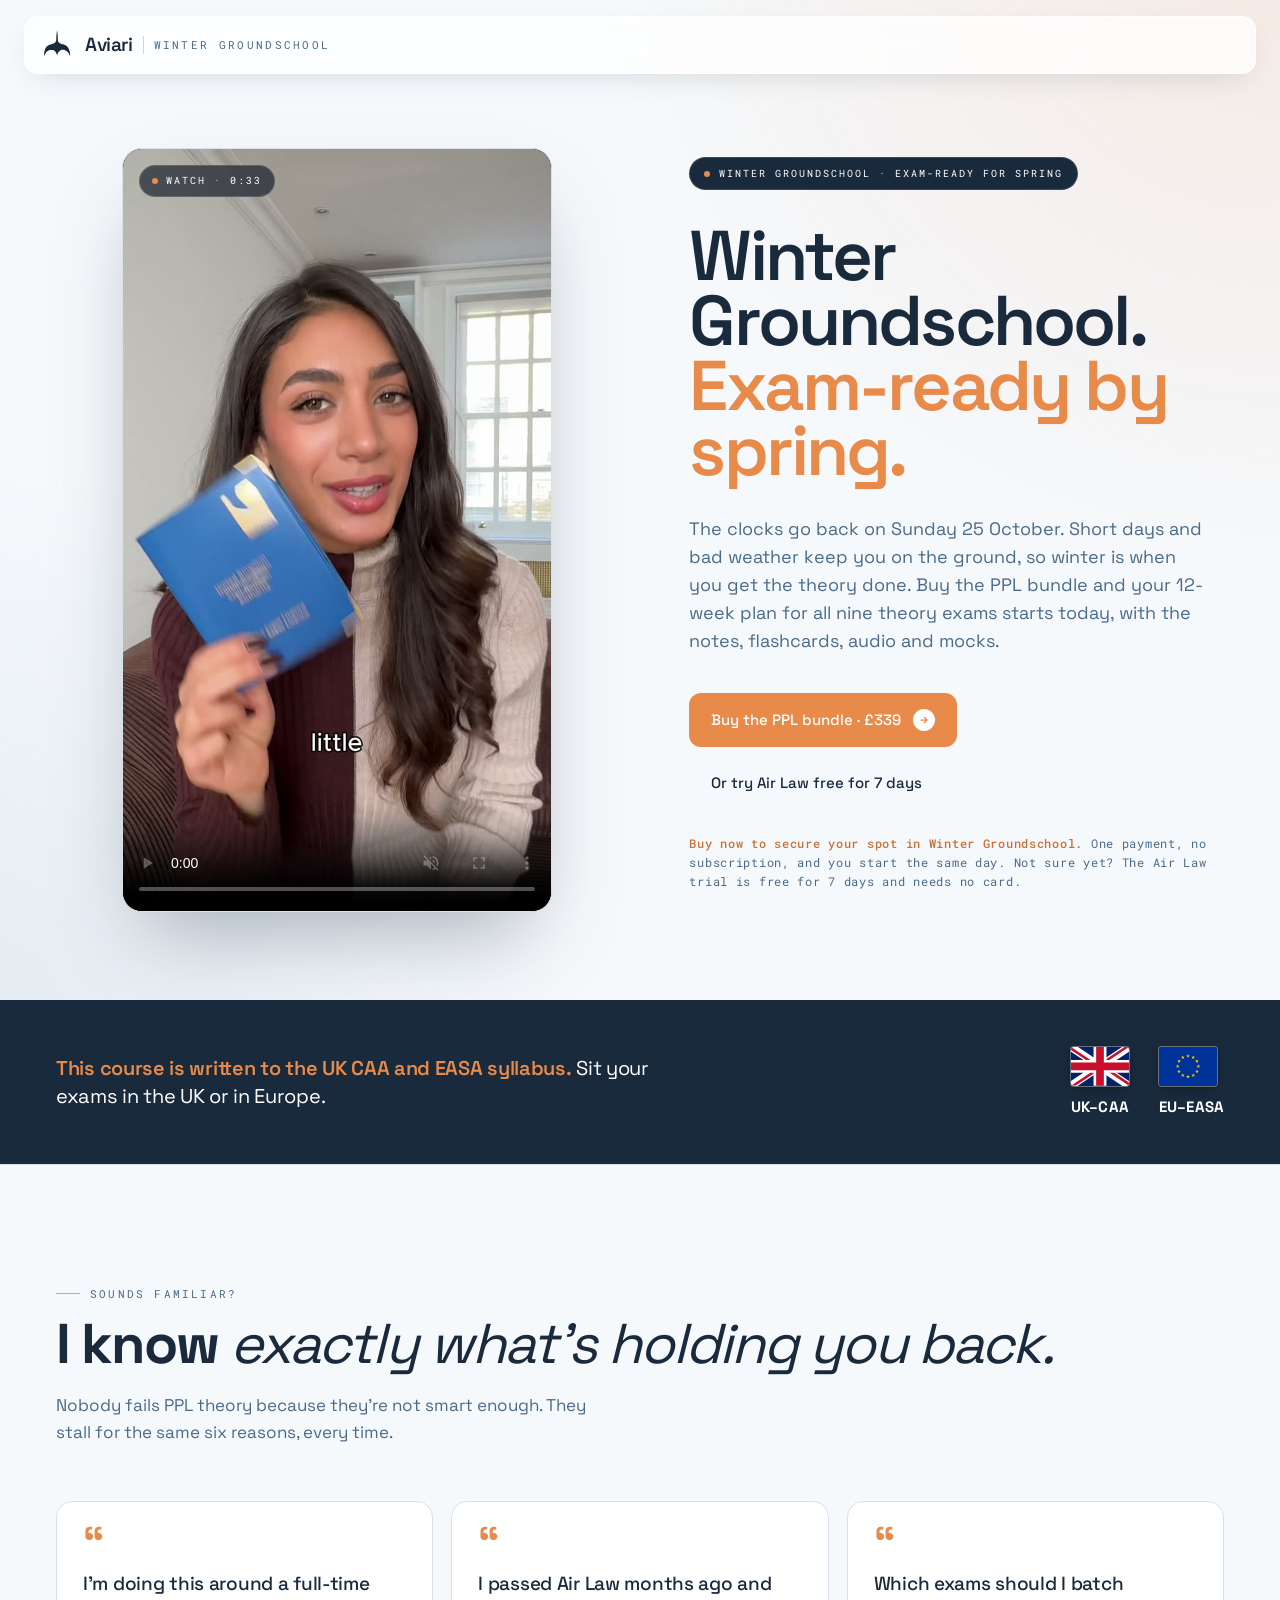
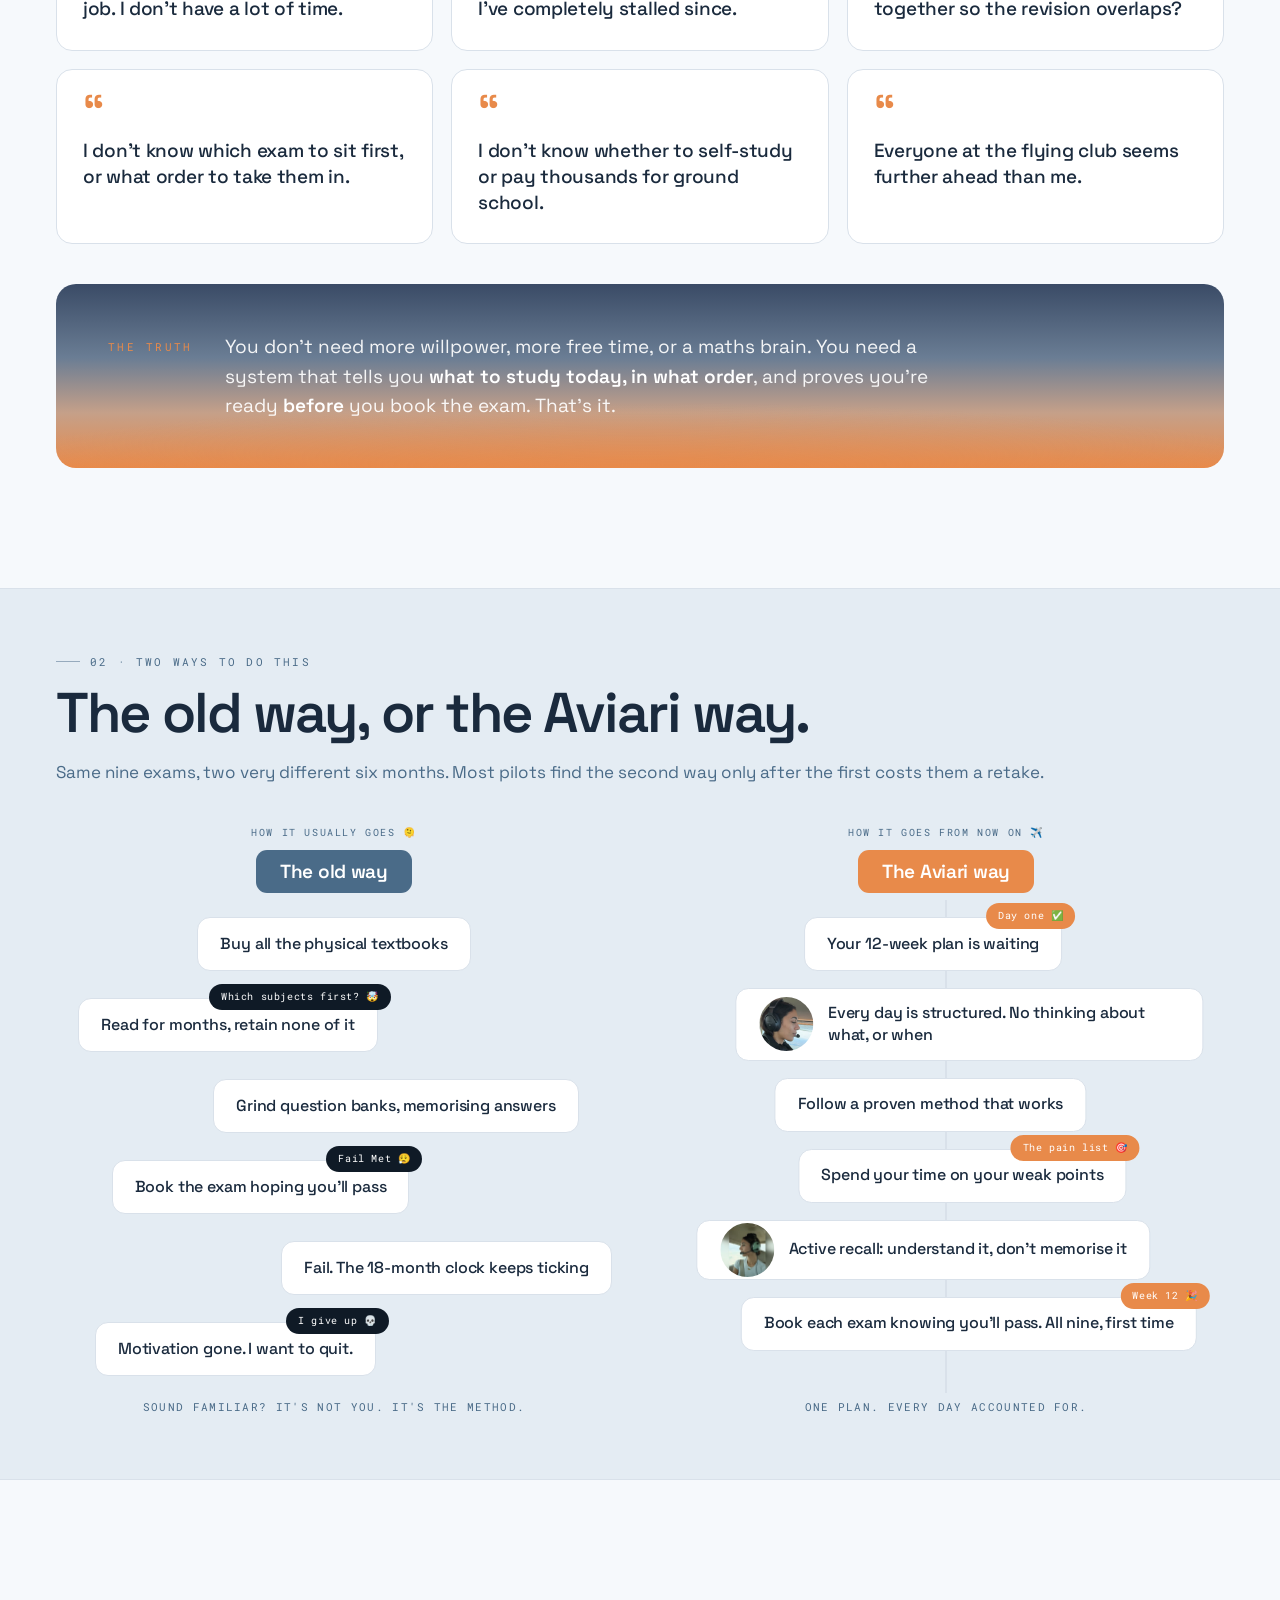
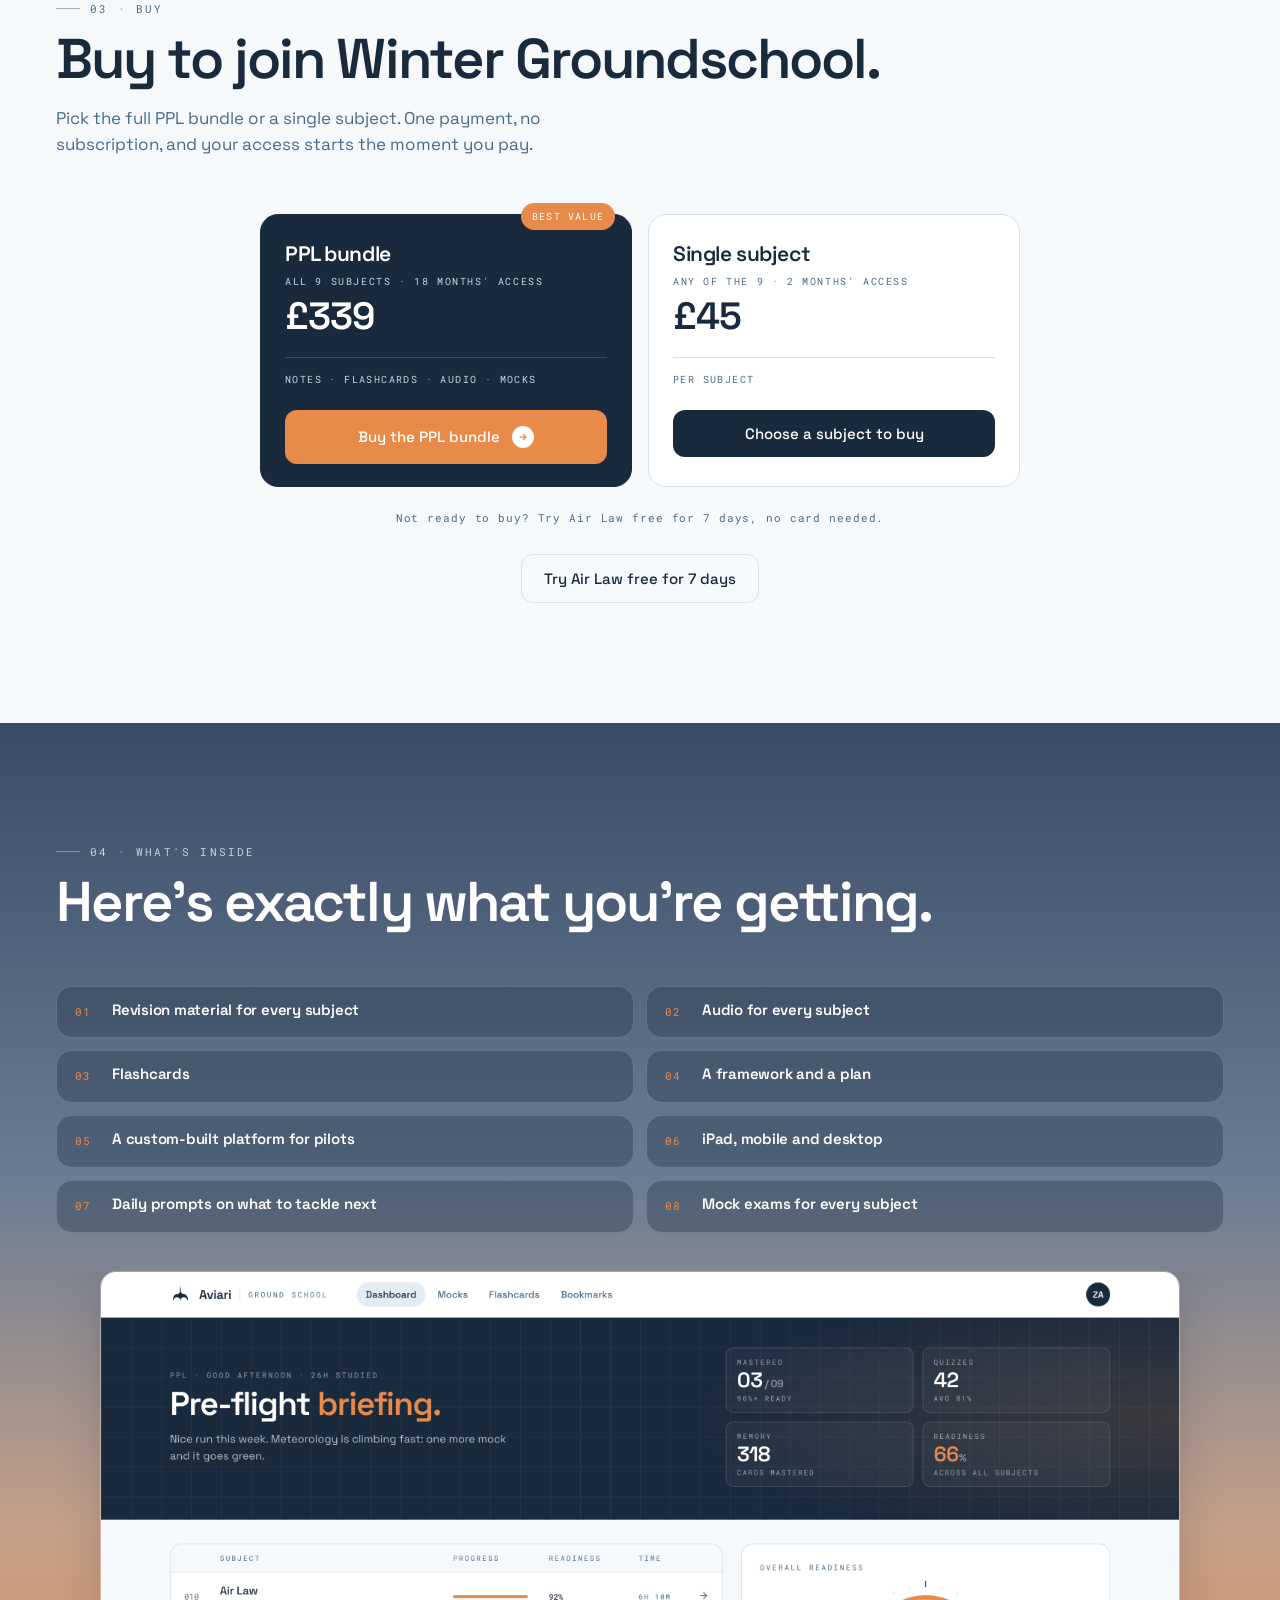
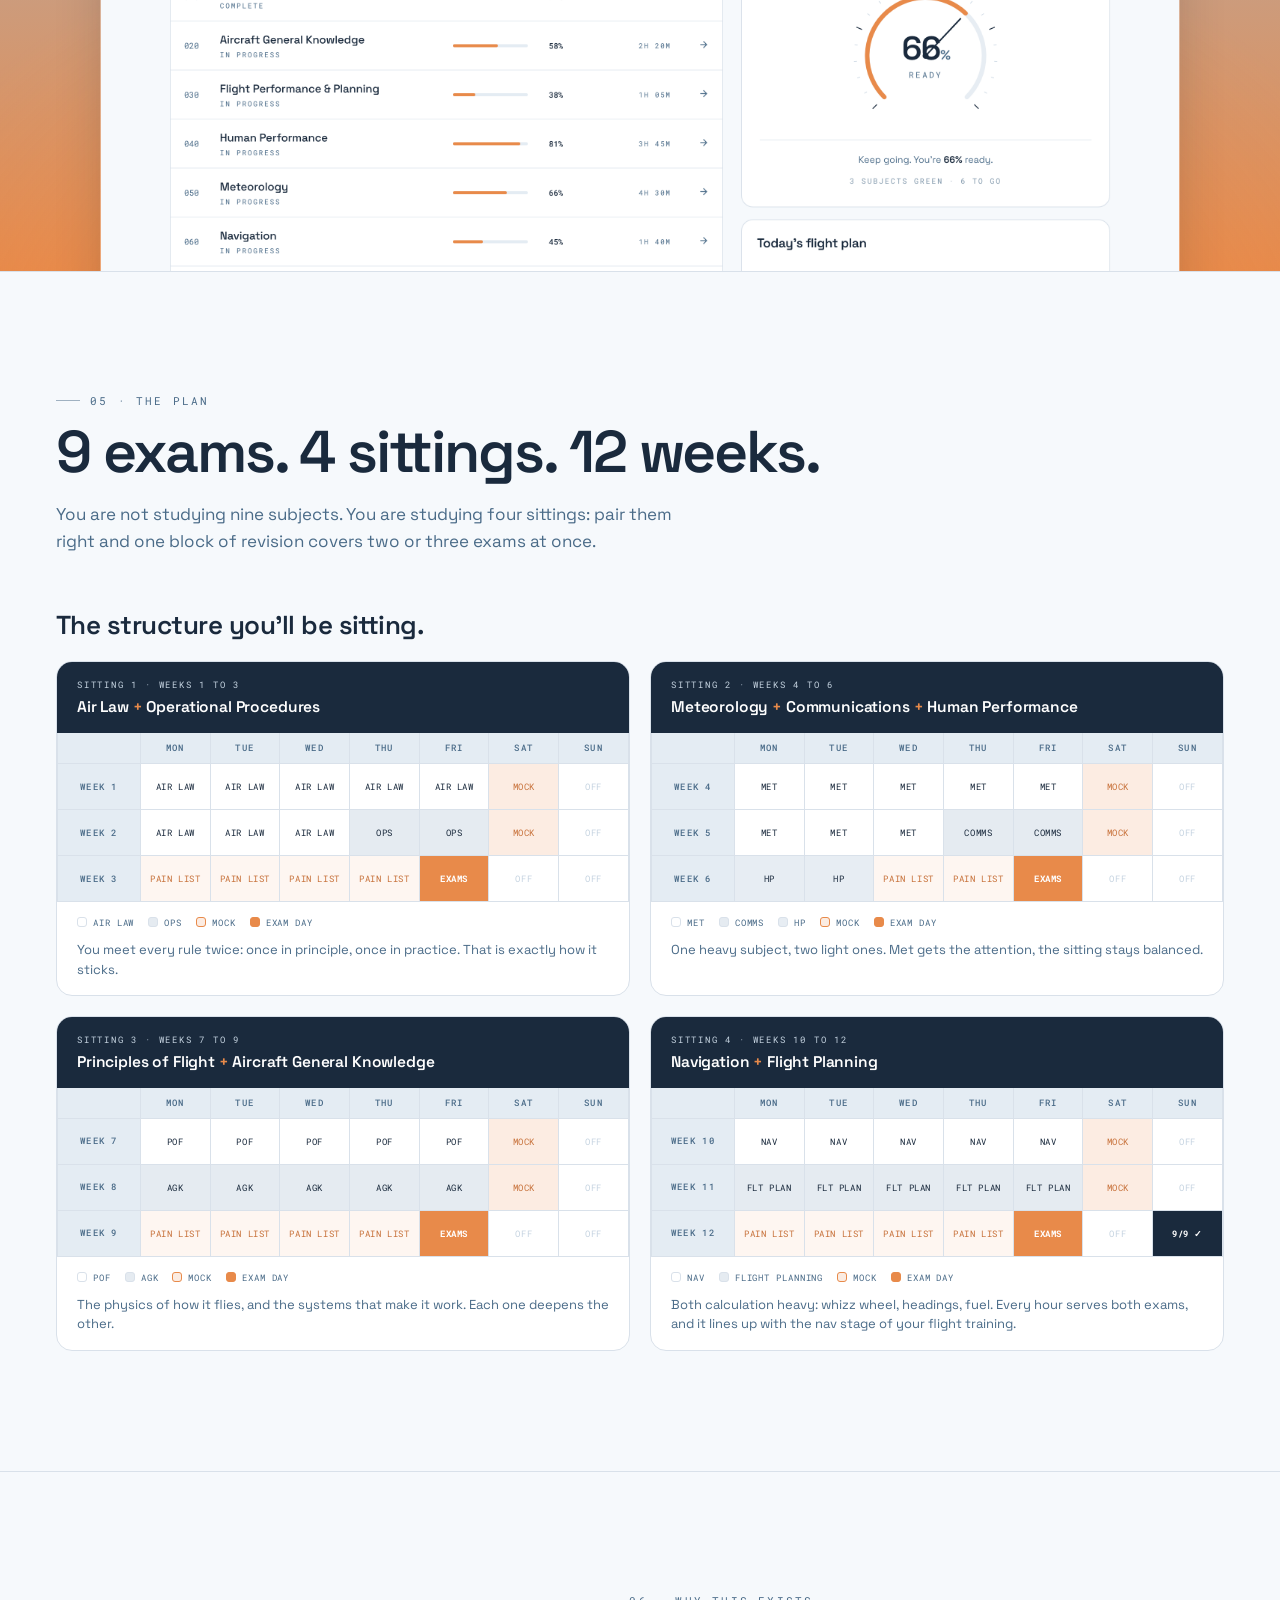
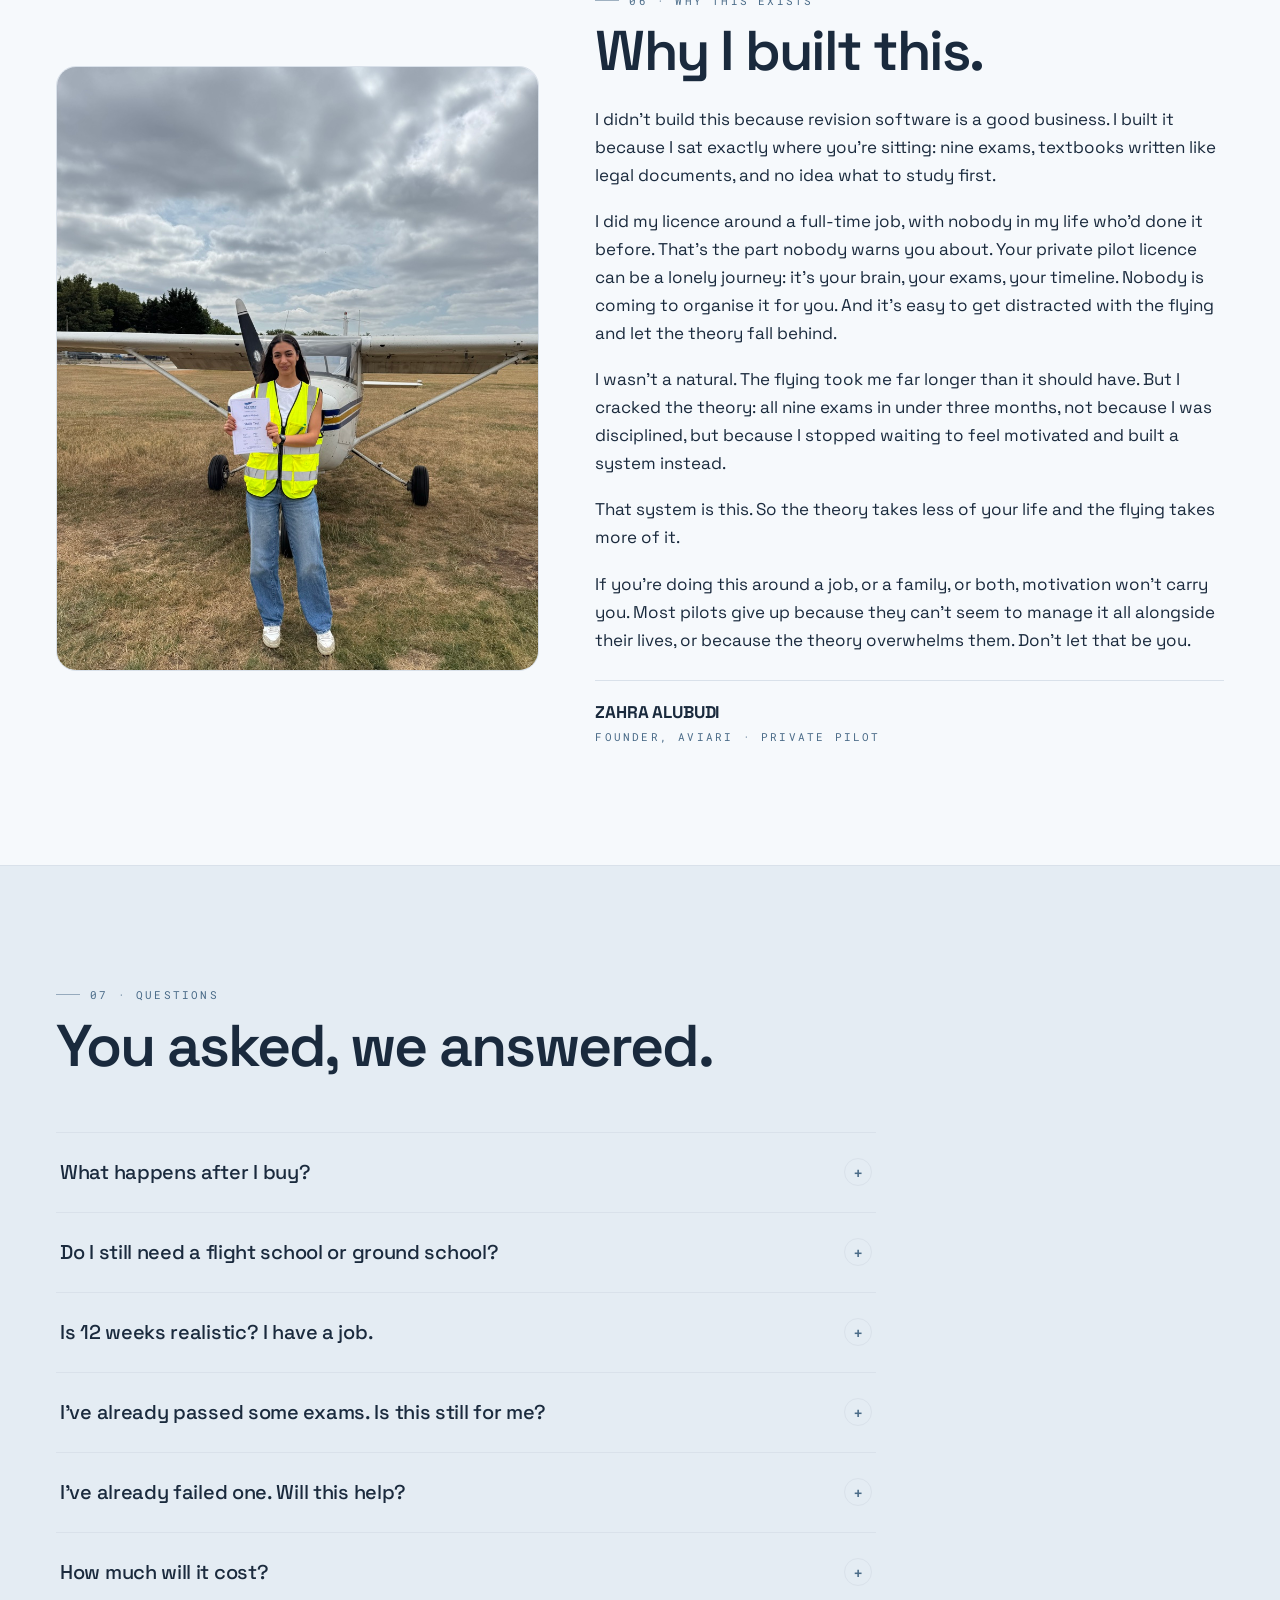
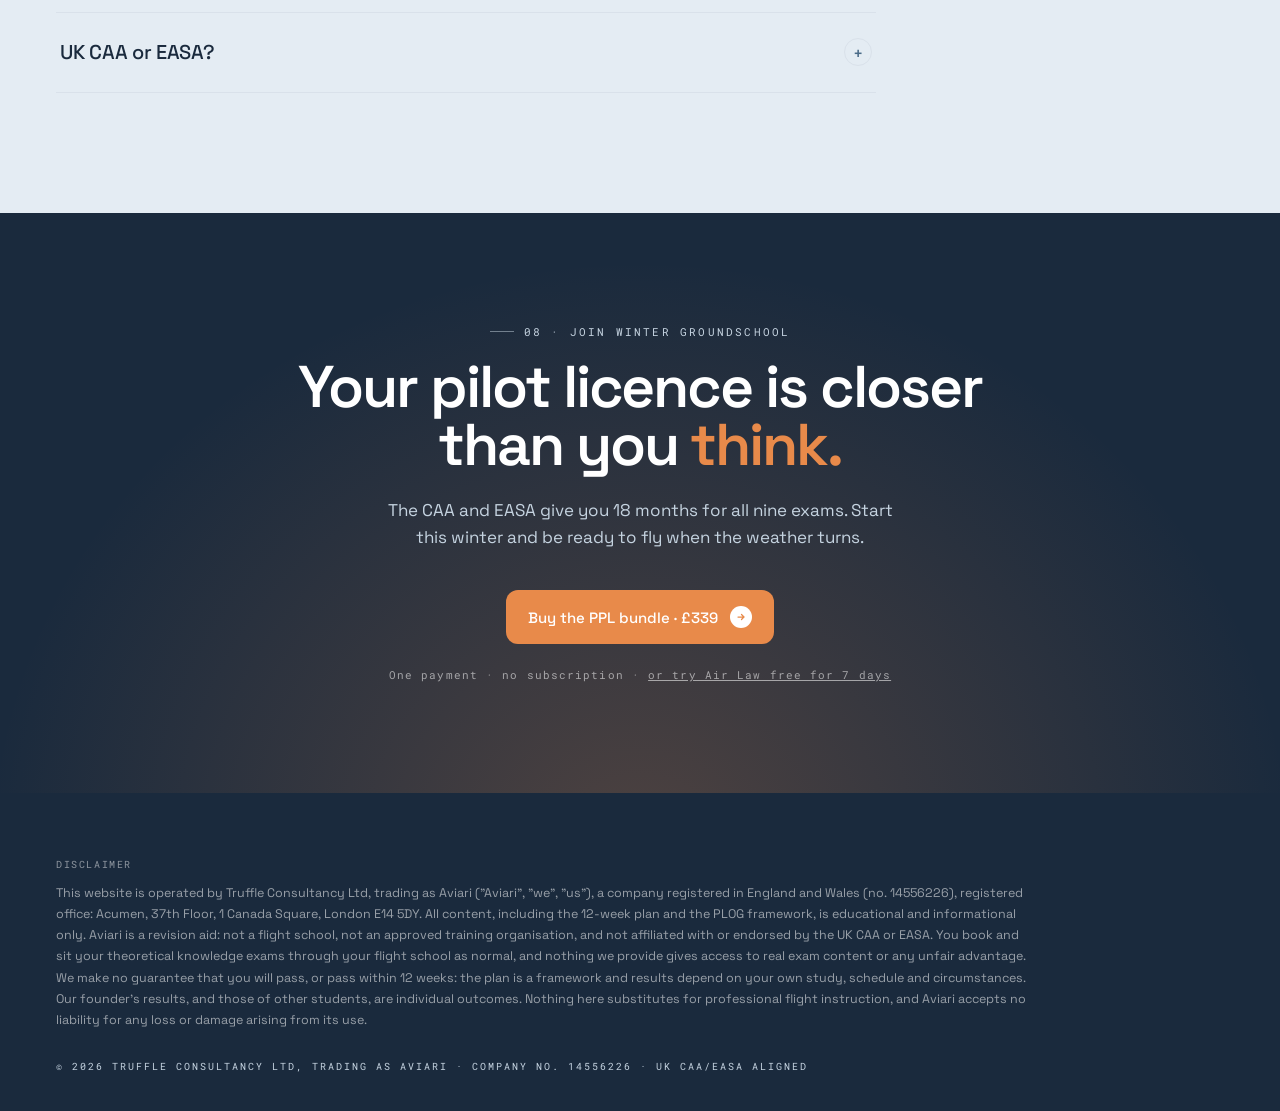
<file: winter/index.html>
<!doctype html>
<html lang="en-GB">
<head>
<meta charset="utf-8"/>
<meta name="viewport" content="width=device-width,initial-scale=1"/>
<title>Winter Groundschool · Aviari</title>
<meta name="description" content="Winter Groundschool: short days and bad weather keep you on the ground, so winter is when you do the theory. All nine PPL theory exams on a 12-week plan, exam-ready for spring."/>

<!-- Link previews. Without these, Instagram/Facebook scrape the page and pick
     an image themselves: they were grabbing the 160x160 avatar out of the chat
     bubble mock-up and upscaling it, which is why shared links looked blurry.
     og:image must be an absolute URL, and 1200x630 is the ratio every network
     crops to. Changing this file is not enough on its own: Facebook and
     Instagram cache the old preview, so re-scrape the URL in the Sharing
     Debugger after deploying. -->
<meta property="og:type" content="website"/>
<meta property="og:site_name" content="Aviari"/>
<meta property="og:url" content="https://waitlist.aviari.co/winter/"/>
<meta property="og:title" content="Winter Groundschool | Aviari"/>
<meta property="og:description" content="Winter is when you do the theory. All nine PPL theory exams on a 12-week plan, exam-ready for spring."/>
<meta property="og:image" content="https://waitlist.aviari.co/winter/og.jpg"/>
<meta property="og:image:secure_url" content="https://waitlist.aviari.co/winter/og.jpg"/>
<meta property="og:image:type" content="image/jpeg"/>
<meta property="og:image:width" content="1200"/>
<meta property="og:image:height" content="630"/>
<meta property="og:image:alt" content="Aviari Ground School. All 9 exams, 12 weeks."/>
<meta property="og:locale" content="en_GB"/>

<meta name="twitter:card" content="summary_large_image"/>
<meta name="twitter:title" content="Winter Groundschool | Aviari"/>
<meta name="twitter:description" content="A week-by-week plan for all nine UK CAA and EASA theory exams, with notes, flashcards, audio and mocks."/>
<meta name="twitter:image" content="https://waitlist.aviari.co/winter/og.jpg"/>
<meta name="twitter:image:alt" content="Aviari Ground School. All 9 exams, 12 weeks."/>
<link rel="preconnect" href="https://fonts.googleapis.com"/>
<link rel="preconnect" href="https://fonts.gstatic.com" crossorigin/>
<link href="https://fonts.googleapis.com/css2?family=Space+Grotesk:wght@400;500;600;700&family=Roboto+Mono:wght@400;500;700&display=swap" rel="stylesheet"/>
<!-- Absolute paths: the icons sit at the domain root, these pages do not.
     SVG first (Chrome prefers it), PNG next, .ico last for old browsers.
     The ?v= is what makes Chrome refetch — it caches favicons in a separate
     store that ignores a hard reload. -->
<link rel="icon" href="/favicon.svg?v=2" type="image/svg+xml"/>
<link rel="icon" href="/favicon-32.png?v=2" type="image/png" sizes="32x32"/>
<link rel="icon" href="/favicon.ico?v=2" sizes="any"/>
<link rel="apple-touch-icon" href="/apple-touch-icon.png?v=2"/>
<link rel="stylesheet" href="landing.css"/>
<style>
  /* no sideways scroll, ever */
  html, body { overflow-x: hidden; max-width: 100%; }

  /* ---------------- Hero · video left, signup right · light ---------------- */
  .hero-w {
    position: relative;
    margin: -76px 0 0;
    background: var(--paper);
    overflow: hidden;
    color: var(--ink);
  }
  .hero-w::before {
    content:''; position: absolute; inset: 0;
    background: radial-gradient(ellipse 55% 65% at 100% -5%, rgba(232,138,74,0.14), transparent 100%);
    pointer-events: none;
  }
  .hero-w::after {
    content:''; position: absolute; inset: 0;
    background: radial-gradient(ellipse 50% 60% at -5% 105%, rgba(197,211,224,0.4), transparent 100%);
    pointer-events: none;
  }
  .hero-w .wrap {
    position: relative; z-index: 1;
    padding-top: 150px; padding-bottom: 88px;
    display: grid; grid-template-columns: 1.05fr 1fr;
    gap: 72px; align-items: center;
    min-height: 720px;
  }

  /* left · video */
  .hero-video {
    position: relative;
    border-radius: 20px; overflow: hidden;
    border: 1px solid var(--line);
    background: #0e1622;
    box-shadow: 0 40px 80px -24px rgba(26,42,61,0.35);
    aspect-ratio: 9 / 16;
    max-width: 430px;
    justify-self: center;
    width: 100%;
  }
  .hero-video video {
    width: 100%; height: 100%; object-fit: cover; display: block;
  }
  .hero-video .vtag {
    position: absolute; left: 16px; top: 16px; z-index: 2;
    font-family: var(--f-mono); font-size: 10px; letter-spacing: 0.2em; text-transform: uppercase;
    color: white; background: rgba(14,22,34,0.65);
    -webkit-backdrop-filter: blur(8px); backdrop-filter: blur(8px);
    border: 1px solid rgba(255,255,255,0.15);
    padding: 7px 12px; border-radius: 999px;
    display: inline-flex; align-items: center; gap: 8px;
  }
  .hero-video .vtag i {
    width: 6px; height: 6px; border-radius: 50%; background: var(--flare);
    animation: blink 1.4s infinite; display: inline-block;
  }

  /* right · copy + form · pill matches the video's "Watch" tag */
  .hero-copy .crumb, .crumb-m {
    color: white; background: var(--deep);
    border: 1px solid rgba(255,255,255,0.15);
    padding: 8px 14px; border-radius: 999px;
    font-family: var(--f-mono); font-size: 10px; letter-spacing: 0.2em; text-transform: uppercase;
    display: inline-flex; gap: 9px; align-items: center;
  }
  .hero-copy .crumb i, .crumb-m i {
    width: 6px; height: 6px; border-radius: 50%; background: var(--flare);
    animation: blink 1.4s infinite; display: inline-block;
  }
  .crumb-m { display: none; }
  @keyframes blink { 50% { opacity: 0.3; } }
  .hero-copy h1 {
    font-family: var(--f-display); font-weight: 600;
    font-size: clamp(48px, 5.5vw, 84px);
    line-height: 0.92; letter-spacing: -0.04em;
    margin: 34px 0 0; color: var(--deep);
    text-wrap: balance;
  }
  .hero-copy h1 .accent { color: var(--flare); }
  .hero-copy .sub {
    margin-top: 32px; max-width: 520px;
    font-size: 18px; line-height: 1.55; color: var(--dusty);
  }
  .hero-copy .filter-line {
    margin-top: 28px; max-width: 520px;
    font-family: var(--f-mono); font-size: 12px; letter-spacing: 0.06em;
    line-height: 1.6; color: var(--dusty);
  }
  .hero-copy .filter-line b { color: var(--flare-deep); font-weight: 500; }
  /* light-hero form overrides (base .wl-form styles are for the dark final CTA) */
  .hero-w .wl-form input[type=email], .hero-w .wl-form input[type=text], .hero-w .wl-form select {
    background: white; border-color: var(--line); color: var(--ink);
  }
  .hero-w .wl-form input::placeholder { color: var(--dusty); }
  .hero-w .wl-form input:focus, .hero-w .wl-form select:focus { border-color: var(--flare); background: white; }
  .hero-w .wl-form .ok { color: var(--success); }

  /* signup form */
  .wl-form { display: flex; gap: 10px; margin-top: 38px; max-width: 560px; flex-wrap: wrap; }
  .wl-form input[type=email], .wl-form input[type=text], .wl-form select {
    font-family: var(--f-display); font-size: 15px;
    padding: 15px 18px; border-radius: 12px; border: 1px solid rgba(255,255,255,0.25);
    background: rgba(255,255,255,0.1); color: white; min-width: 0;
    -webkit-backdrop-filter: blur(8px); backdrop-filter: blur(8px);
    outline: none; transition: border-color 180ms var(--ease-drift), background 180ms var(--ease-drift);
  }
  .wl-form input::placeholder { color: rgba(255,255,255,0.55); }
  .wl-form input:focus, .wl-form select:focus { border-color: var(--flare); background: rgba(255,255,255,0.16); }
  .wl-form input[type=email] { flex: 1 1 240px; }
  .wl-form .btn { border: none; cursor: pointer; }
  .wl-form .ok {
    display: none; flex-basis: 100%;
    font-family: var(--f-mono); font-size: 12px; letter-spacing: 0.08em;
    color: #9fd8b4; padding-top: 4px;
  }
  .hero-copy .count-line {
    margin-top: 38px; padding-top: 24px;
    border-top: 1px solid var(--line);
    font-family: var(--f-mono); font-size: 11px; letter-spacing: 0.18em; text-transform: uppercase;
    color: var(--dusty);
  }
  .hero-copy .count-line b {
    font-family: var(--f-display); font-size: 20px; letter-spacing: -0.01em;
    color: var(--flare-deep); font-weight: 600; margin-right: 8px;
  }

  .h2-oneline { white-space: nowrap; font-size: clamp(32px, 4.6vw, 64px); }
  @media (max-width: 700px) {
    .h2-oneline { white-space: normal; font-size: clamp(34px, 9vw, 44px); }
    .faq-oneline { white-space: nowrap !important; font-size: clamp(24px, 8vw, 34px) !important; }
    .nav { display: none; }
    .hero-w .wrap { padding-top: 28px; }
    .hero-video .vtag { display: none; }
    .cta-wl { padding: 76px 0; }
    .cta-wl h2 { font-size: 33px; letter-spacing: -0.03em; line-height: 1.08; }
    .cta-wl h2 br { display: none; }
    .cta-wl p { font-size: 15px; margin-top: 18px; }
  }

  /* ---------------- Clock strip ---------------- */
  .clock {
    background: var(--deep); color: white; padding: 34px 0;
  }
  .clock .row { display: flex; gap: 40px; align-items: center; flex-wrap: wrap; justify-content: space-between; }
  .clock .msg { font-family: var(--f-display); font-size: 20px; letter-spacing: -0.015em; max-width: 620px; line-height: 1.4; }
  .clock .msg b { color: var(--flare); font-weight: 600; }
  .clock .rule {
    font-family: var(--f-mono); font-size: 11px; letter-spacing: 0.2em; text-transform: uppercase;
    color: var(--mist); display: flex; gap: 28px; flex-wrap: wrap;
  }
  .clock .rule b { color: white; font-family: var(--f-display); font-size: 20px; letter-spacing: -0.01em; display: block; margin-top: 4px; }
  .clock .rule { align-items: flex-start; gap: 30px; }
  /* Drawn as SVG, not emoji: Windows renders flag emoji as bare letters. */
  .clock .reg { display: flex; flex-direction: column; gap: 9px; align-items: flex-start; }
  .clock .reg b { font-size: 15px; letter-spacing: 0.01em; margin-top: 0; }
  /* Matched on HEIGHT, not width: the UK flag is 2:1 and the EU 3:2, so equal
     widths would sit their labels on different baselines. */
  .clock .flag {
    width: 58px; height: auto; display: block; border-radius: 3px;
    box-shadow: 0 0 0 1px rgba(255,255,255,0.35), 0 2px 8px rgba(0,0,0,0.35);
  }
  @media (max-width: 700px) {
    .clock .rule { gap: 22px; }
    .clock .flag { width: 48px; }
  }

  /* ---------------- Objections ---------------- */
  .fears { display: grid; grid-template-columns: repeat(3, 1fr); gap: 18px; }
  .fear {
    background: white; border: 1px solid var(--line); border-radius: 16px;
    padding: 28px 26px;
    font-family: var(--f-display); font-size: 19px; font-weight: 500;
    letter-spacing: -0.015em; line-height: 1.35; color: var(--deep);
    position: relative;
  }
  .fear::before {
    content: '“'; display: block;
    font-size: 44px; line-height: 0.6; color: var(--flare);
    margin-bottom: 14px; font-weight: 600;
  }
  .truth {
    margin-top: 40px;
    background:
      radial-gradient(ellipse 90% 65% at 50% 110%, rgba(232,138,74,0.55), transparent 70%),
      linear-gradient(180deg, #3a4b66 0%, #6a7d94 40%, #c5a089 70%, #e88a4a 100%);
    border-radius: 20px;
    padding: 48px 52px; color: white;
    display: grid; grid-template-columns: auto 1fr; gap: 32px; align-items: start;
    position: relative; overflow: hidden;
  }

  .truth .tag { font-family: var(--f-mono); font-size: 11px; letter-spacing: 0.22em; color: var(--flare); text-transform: uppercase; white-space: nowrap; padding-top: 6px; }
  .truth p { margin: 0; font-size: 19px; line-height: 1.55; color: rgba(255,255,255,0.92); max-width: 760px; position: relative; z-index: 1; }
  .truth p b { color: white; font-weight: 600; }

  /* ---------------- 12-week plan ---------------- */
  .plan { background: white; border: 1px solid var(--line); border-radius: 20px; overflow: hidden; }
  .plan .phead {
    display: flex; justify-content: space-between; align-items: center;
    padding: 22px 30px; border-bottom: 1px solid var(--line);
    font-family: var(--f-mono); font-size: 11px; letter-spacing: 0.2em; text-transform: uppercase; color: var(--dusty);
  }
  .plan .phead .o { color: var(--flare-deep); }
  .plan .rows { display: flex; flex-direction: column; }
  .plan .prow {
    display: grid; grid-template-columns: 130px 1fr auto; gap: 24px; align-items: center;
    padding: 20px 30px; border-top: 1px solid var(--line);
  }
  .plan .prow:first-child { border-top: none; }
  .plan .wk { font-family: var(--f-mono); font-size: 11px; letter-spacing: 0.18em; text-transform: uppercase; color: var(--flare-deep); }
  .plan .what { font-family: var(--f-display); font-size: 19px; font-weight: 500; letter-spacing: -0.015em; color: var(--deep); }
  .plan .what span { color: var(--dusty); font-weight: 400; font-size: 15px; display: block; margin-top: 2px; }
  .plan .exams { font-family: var(--f-mono); font-size: 10px; letter-spacing: 0.16em; text-transform: uppercase; color: var(--dusty); display: flex; gap: 8px; flex-wrap: wrap; justify-content: flex-end; }
  .plan .exams i {
    font-style: normal; padding: 6px 10px; border: 1px solid var(--line); border-radius: 999px;
  }
  .plan .exams i.pass { background: rgba(232,138,74,0.1); border-color: var(--flare); color: var(--flare-deep); }

  /* ---------------- Unlocks ---------------- */
  .unlock-head { max-width: 640px; }
  .progress-track {
    margin: 40px 0 28px; height: 8px; border-radius: 4px; background: var(--line);
    position: relative; overflow: visible;
  }
  .progress-track .fill {
    position: absolute; left: 0; top: 0; height: 100%; border-radius: 4px;
    background: linear-gradient(90deg, var(--flare-deep), var(--flare));
    transition: width 600ms var(--ease-settle);
  }
  .unlocks { display: grid; grid-template-columns: repeat(4, 1fr); gap: 16px; }
  .unlock {
    background: white; border: 1px solid var(--line); border-radius: 16px;
    padding: 24px 22px; display: flex; flex-direction: column; gap: 10px; min-height: 190px;
  }
  .unlock .at { font-family: var(--f-mono); font-size: 11px; letter-spacing: 0.2em; text-transform: uppercase; color: var(--flare-deep); display: flex; align-items: center; gap: 10px; }
  .unlock .at::before { content:''; width: 22px; height: 1px; background: var(--flare); }
  .unlock h3 { font-size: 20px; letter-spacing: -0.02em; margin: 0; }
  .unlock p { color: var(--dusty); font-size: 14px; line-height: 1.5; margin: 0; flex: 1; }
  .unlock .st {
    font-family: var(--f-mono); font-size: 10px; letter-spacing: 0.16em; text-transform: uppercase;
    padding-top: 12px; border-top: 1px solid var(--line); color: var(--dusty);
  }
  .unlock.hit { border-color: var(--flare); }
  .unlock.hit .st { color: var(--flare-deep); }
  .unlock-note {
    margin-top: 24px; font-family: var(--f-mono); font-size: 12px; letter-spacing: 0.04em;
    color: var(--dusty); line-height: 1.6;
  }

  /* ---------------- Founder note ---------------- */
  .founder {
    display: grid; grid-template-columns: 1fr 1.3fr; gap: 56px; align-items: center;
  }
  .founder .photo {
    border-radius: 20px; overflow: hidden; border: 1px solid var(--line);
    box-shadow: var(--e4); aspect-ratio: 4/5; background: var(--haze);
  }
  .founder .photo img { width: 100%; height: 100%; object-fit: cover; display: block; }
  .founder .note p { color: var(--deep); font-size: 17px; line-height: 1.65; margin: 0 0 18px; }
  .founder .note p.dim { color: var(--dusty); }
  .founder .sig {
    font-family: var(--f-mono); font-size: 11px; letter-spacing: 0.2em; text-transform: uppercase;
    color: var(--dusty); margin-top: 26px; padding-top: 18px; border-top: 1px solid var(--line);
  }
  .founder .sig b { color: var(--deep); display: block; font-family: var(--f-display); font-size: 17px; letter-spacing: -0.01em; margin-bottom: 3px; }

  /* ---------------- What you're getting · sunset gradient from MPA design system ---------------- */
  .s-dark.s-sunset {
    background:
      radial-gradient(ellipse 90% 65% at 50% 110%, rgba(232,138,74,0.55), transparent 70%),
      linear-gradient(180deg, #3a4b66 0%, #6a7d94 40%, #c5a089 70%, #e88a4a 100%);
    border-top: none;
  }
  .s-dark.s-sunset .get {
    background: rgba(26,42,61,0.32);
    border-color: rgba(255,255,255,0.16);
  }
  .gets { display: grid; grid-template-columns: 1fr 1fr; gap: 18px 20px; }
  .get {
    display: flex; gap: 20px; align-items: flex-start;
    background: rgba(255,255,255,0.04); border: 1px solid rgba(255,255,255,0.1);
    border-radius: 16px; padding: 28px 28px 26px;
  }
  .get .gn { font-family: var(--f-mono); font-size: 12px; letter-spacing: 0.14em; color: var(--flare); padding-top: 5px; flex-shrink: 0; }
  .get .gt {
    font-family: var(--f-display); font-size: 20px; font-weight: 600;
    letter-spacing: -0.015em; line-height: 1.25; color: white; margin: 0 0 9px;
  }
  .get p { margin: 0; color: var(--mist); font-size: 14.5px; line-height: 1.55; }

  /* what's-inside ALT B: blocks then a bottom-cropped image peek */
  .peek-section { padding-bottom: 0 !important; }
  .peek-section .gets { gap: 12px; }
  .peek-section .get { padding: 14px 18px; }
  .peek-section .get .gt { font-size: 15px; margin-bottom: 4px; }
  .peek-section .get p { font-size: 12px; }
  .peek-section .get .gn { font-size: 10.5px; padding-top: 3px; }
  .peek { margin-top: 38px; height: 600px; overflow: hidden; }
  .peek img {
    display: block; width: 100%; max-width: 1080px; margin: 0 auto;
    border-radius: 16px 16px 0 0; border: 1px solid rgba(255,255,255,0.25); border-bottom: none;
    box-shadow: 0 -20px 60px -30px rgba(15,26,38,0.5);
  }

  /* ---------------- Waitlist pricing ---------------- */
  .prices { display: grid; grid-template-columns: repeat(4, 1fr); gap: 16px; }
  .price-card {
    background: white; border: 1px solid var(--line); border-radius: 18px;
    padding: 26px 24px 22px; display: flex; flex-direction: column; gap: 4px;
    position: relative;
  }
  .price-card .off {
    position: absolute; top: -12px; right: 16px;
    font-family: var(--f-mono); font-size: 10px; letter-spacing: 0.12em; text-transform: uppercase;
    background: var(--flare); color: white; padding: 6px 11px; border-radius: 999px;
    box-shadow: var(--e2);
  }
  .price-card h3 { font-size: 21px; letter-spacing: -0.02em; margin: 0; }
  .price-card .who { font-family: var(--f-mono); font-size: 10px; letter-spacing: 0.16em; text-transform: uppercase; color: var(--dusty); margin-top: 4px; }
  .price-card .was {
    margin-top: 18px; font-family: var(--f-mono); font-size: 12px; color: var(--dusty);
  }
  /* The struck-through price is the anchor the waitlist rate is judged
     against, so it has to be readable rather than a footnote. */
  .price-card .was s {
    font-family: var(--f-display); font-size: 20px; font-weight: 500;
    letter-spacing: -0.02em; margin-left: 4px;
    text-decoration-thickness: 1.5px; text-underline-offset: 1px;
  }
  .price-card .was s { text-decoration-color: var(--flare-deep); text-decoration-thickness: 1.5px; }
  .price-card .now { font-family: var(--f-display); font-weight: 600; font-size: 38px; letter-spacing: -0.03em; color: var(--deep); line-height: 1; margin-top: 4px; }
  .price-card .now span { font-size: 16px; color: var(--dusty); font-weight: 500; }
  .price-card .now-l { font-family: var(--f-mono); font-size: 9.5px; letter-spacing: 0.18em; text-transform: uppercase; color: var(--flare-deep); margin-top: 6px; }
  .price-card .meta {
    margin-top: 18px; padding-top: 14px; border-top: 1px solid var(--line);
    font-family: var(--f-mono); font-size: 10px; letter-spacing: 0.14em; text-transform: uppercase; color: var(--dusty);
  }
  .price-card.feat { background: var(--deep); border-color: var(--deep); }
  .price-card.feat h3, .price-card.feat .now { color: white; }
  .price-card.feat .who, .price-card.feat .was, .price-card.feat .meta { color: var(--mist); }
  .price-card.feat .meta { border-top-color: rgba(255,255,255,0.15); }
  .price-card.feat .now span { color: var(--mist); }
  .prices-note {
    margin-top: 22px; text-align: center;
    font-family: var(--f-mono); font-size: 11px; letter-spacing: 0.08em; color: var(--dusty); line-height: 1.7;
  }
  .prices.two { grid-template-columns: repeat(2, 1fr); max-width: 760px; margin: 0 auto; }
  @media (max-width: 600px) { .prices.two { grid-template-columns: 1fr; } }
  .prices-cta { display: flex; justify-content: center; margin-top: 26px; }

  /* ---------------- FAQ ---------------- */
  .faq-list { max-width: 820px; }
  .faq-list details {
    border-top: 1px solid var(--line); padding: 0;
  }
  .faq-list details:last-child { border-bottom: 1px solid var(--line); }
  .faq-list summary {
    cursor: pointer; list-style: none;
    display: flex; justify-content: space-between; align-items: center; gap: 24px;
    padding: 24px 4px;
    font-family: var(--f-display); font-size: 20px; font-weight: 500; letter-spacing: -0.015em; color: var(--deep);
  }
  .faq-list summary::-webkit-details-marker { display: none; }
  .faq-list summary .x {
    flex-shrink: 0; width: 28px; height: 28px; border-radius: 50%;
    border: 1px solid var(--line); display: grid; place-items: center;
    font-family: var(--f-mono); font-size: 14px; color: var(--dusty);
    transition: transform 200ms var(--ease-snap);
  }
  .faq-list details[open] summary .x { transform: rotate(45deg); border-color: var(--flare); color: var(--flare-deep); }
  .faq-list .a { padding: 0 4px 26px; color: var(--dusty); font-size: 15px; line-height: 1.65; max-width: 700px; }
  .faq-list .a b { color: var(--deep); }

  /* ---------------- Photo placeholder squares ---------------- */
  /* EDIT ME: every .ph is a slot for a real photo of a real person.
     Replace the whole <div class="ph">…</div> with <img src="…"> when you have the shot. */
  .ph {
    background: repeating-linear-gradient(45deg, var(--haze), var(--haze) 14px, #edf2f8 14px, #edf2f8 28px);
    border: 1.5px dashed var(--mist); border-radius: 12px;
    display: grid; place-items: center; text-align: center;
    color: var(--dusty); font-family: var(--f-mono); font-size: 10px;
    letter-spacing: 0.14em; text-transform: uppercase;
    padding: 14px; line-height: 1.8;
  }
  .ph.dark {
    background: repeating-linear-gradient(45deg, rgba(255,255,255,0.05), rgba(255,255,255,0.05) 14px, rgba(255,255,255,0.09) 14px, rgba(255,255,255,0.09) 28px);
    border-color: rgba(255,255,255,0.3); color: rgba(255,255,255,0.6);
  }
  .ava {
    width: 44px; height: 44px; border-radius: 50%; flex-shrink: 0;
    border: 1.5px dashed var(--mist); background: var(--haze);
    display: grid; place-items: center;
    font-family: var(--f-mono); font-size: 8px; letter-spacing: 0.1em;
    color: var(--dusty); text-transform: uppercase;
  }

  /* ---------------- Old way vs the plan ---------------- */
  .ways { display: grid; grid-template-columns: 1fr 1fr; gap: 56px; align-items: stretch; }
  .way { display: flex; flex-direction: column; }
  /* pill row: caption above pill, both centred, fixed structure so columns align */
  .way .pillrow {
    display: flex; flex-direction: column; justify-content: flex-end; align-items: center; gap: 10px;
    height: 68px; margin-bottom: 24px; text-align: center;
  }
  .way .pillcap {
    font-family: var(--f-mono); font-size: 10px; letter-spacing: 0.16em; text-transform: uppercase;
    color: var(--dusty);
  }
  .way .pill {
    display: inline-flex; align-items: center;
    height: 46px; padding: 0 24px; border-radius: 11px;
    font-family: var(--f-display); font-size: 19px; font-weight: 600; letter-spacing: -0.015em;
    color: white; white-space: nowrap;
  }
  .way.old .pill { background: var(--dusty); }
  .way.new .pill { background: var(--flare); }
  .way .bubbles {
    position: relative; display: flex; flex-direction: column; gap: 17px;
    flex: 1;
  }
  /* old column: extra air so the floating tags never kiss the bubble above */
  .way.old .bubbles { gap: 27px; }
  /* the timeline spine that strings the Aviari messages together */
  .way.new .bubbles::before {
    content:''; position: absolute; left: 50%; top: -17px; bottom: -17px; width: 2px;
    background: var(--line); transform: translateX(-50%);
  }
  /* text-message bubbles: width follows the text, like a chat thread */
  .bubble {
    background: white; border: 1px solid var(--line); border-radius: 13px;
    min-height: 54px; padding: 13px 22px; box-shadow: var(--e1);
    font-family: var(--f-display); font-size: 16px; font-weight: 500;
    letter-spacing: -0.01em; line-height: 1.4; color: var(--deep);
    width: fit-content; max-width: 84%; position: relative;
    display: flex; align-items: center; gap: 13px;
  }
  /* old column: scattered, like a mess of half-finished starts */
  .way.old .bubble:nth-child(1) { align-self: center; }
  .way.old .bubble:nth-child(2) { align-self: flex-start; margin-left: 4%; }
  .way.old .bubble:nth-child(3) { align-self: flex-end; margin-right: 6%; }
  .way.old .bubble:nth-child(4) { align-self: flex-start; margin-left: 10%; }
  .way.old .bubble:nth-child(5) { align-self: flex-end; }
  .way.old .bubble:nth-child(6) { align-self: flex-start; margin-left: 7%; }
  /* new column: strung on the spine, drifting like a chat thread */
  .way.new .bubble { align-self: center; z-index: 1; }
  .way.new .bubble:nth-child(odd) { transform: translateX(-5%); }
  .way.new .bubble:nth-child(even) { transform: translateX(5%); }
  .bubble .tag {
    position: absolute; top: -15px; right: -14px;
    background: var(--ink); color: white;
    font-family: var(--f-mono); font-size: 10px; letter-spacing: 0.06em;
    padding: 6px 12px; border-radius: 999px; white-space: nowrap; font-weight: 400;
    box-shadow: var(--e2);
  }
  .bubble .tag.g { background: var(--flare); }
  img.ava { width: 56px; height: 56px; margin: -12px 0; object-fit: cover; border: 1.5px solid white; box-shadow: var(--e2); border-radius: 50%; flex-shrink: 0; }
  .way .cap {
    margin-top: 22px; font-family: var(--f-mono); font-size: 11px; letter-spacing: 0.12em;
    text-transform: uppercase; color: var(--dusty); text-align: center;
  }
  /* ---------------- The 12-week sitting calendar (PLOG) ---------------- */
  .plog-cap {
    margin: 0 0 22px; font-family: var(--f-mono); font-size: 11px; letter-spacing: 0.14em;
    text-transform: uppercase; color: var(--flare-deep);
  }
  .cal-grid { display: grid; grid-template-columns: 1fr 1fr; gap: 20px; }
  .cal {
    background: white; border: 1px solid var(--line); border-radius: 16px;
    overflow: hidden; box-shadow: var(--e2);
  }
  .cal-top { background: var(--deep); color: white; padding: 16px 20px 15px; }
  .cal-top .wkr { font-family: var(--f-mono); font-size: 9px; letter-spacing: 0.2em; text-transform: uppercase; color: var(--mist); }
  .cal-top .m { font-family: var(--f-display); font-size: 15.5px; font-weight: 600; letter-spacing: -0.01em; margin-top: 5px; line-height: 1.35; }
  .cal-top .m span { color: var(--flare); }
  .cal table { width: 100%; border-collapse: collapse; table-layout: fixed; }
  .cal th {
    background: var(--haze); font-family: var(--f-mono); font-weight: 500;
    font-size: 9px; letter-spacing: 0.14em; text-transform: uppercase; color: var(--dusty);
    padding: 8px 0; border: 1px solid var(--line); border-top: none;
  }
  .cal th.wkh { width: 14.5%; }
  .cal td {
    border: 1px solid var(--line); height: 46px; vertical-align: middle;
    padding: 4px 3px; text-align: center;
    font-family: var(--f-mono); font-size: 8.5px; letter-spacing: 0.07em;
    text-transform: uppercase; color: var(--deep); overflow: hidden;
  }
  .cal td.sa { background: var(--info-bg); }
  .cal td.sb { background: rgba(197,211,224,0.45); }
  .cal td.sc { background: #e7edf3; }
  .cal td.grill { background: rgba(232,138,74,0.08); color: var(--flare-deep); }
  .cal td.mock { background: rgba(232,138,74,0.16); color: var(--flare-deep); }
  .cal td.exam { background: var(--flare); color: white; font-weight: 700; }
  .cal td.done { background: var(--deep); color: white; font-weight: 700; }
  .cal td.off { color: var(--mist); }
  .cal-foot { padding: 14px 20px 16px; display: flex; flex-direction: column; gap: 10px; }
  .cal-foot .legend {
    display: flex; gap: 14px; flex-wrap: wrap;
    font-family: var(--f-mono); font-size: 9px; letter-spacing: 0.1em; text-transform: uppercase; color: var(--dusty);
  }
  .legend i {
    width: 10px; height: 10px; border-radius: 3px; display: inline-block;
    margin-right: 6px; vertical-align: -1px; border: 1px solid var(--line);
  }
  .legend .la { background: var(--info-bg); }
  .legend .lb { background: rgba(197,211,224,0.45); }
  .legend .lc { background: #e7edf3; }
  .legend .lm { background: rgba(232,138,74,0.16); border-color: var(--flare); }
  .legend .le { background: var(--flare); border-color: var(--flare); }
  .cal-foot .why { color: var(--dusty); font-size: 13px; line-height: 1.5; margin: 0; }

  /* ---------------- A week on the plan ---------------- */
  .week {
    margin-top: 18px; background: white; border: 1px solid var(--line);
    border-radius: 20px; padding: 26px 30px;
  }
  .week .whead {
    display: flex; justify-content: space-between; align-items: center; flex-wrap: wrap; gap: 12px;
    font-family: var(--f-mono); font-size: 11px; letter-spacing: 0.2em; text-transform: uppercase; color: var(--dusty);
  }
  .week .whead .o { color: var(--flare-deep); }
  .week .days { display: grid; grid-template-columns: repeat(7, 1fr); gap: 10px; margin-top: 20px; }
  .day {
    border: 1px solid var(--line); border-radius: 12px; padding: 12px;
    min-height: 128px; display: flex; flex-direction: column; gap: 8px;
  }
  .day .d { font-family: var(--f-mono); font-size: 10px; letter-spacing: 0.16em; text-transform: uppercase; color: var(--deep); font-weight: 500; }
  .sess {
    border-radius: 8px; padding: 8px 10px;
    font-family: var(--f-mono); font-size: 9px; letter-spacing: 0.1em; text-transform: uppercase; line-height: 1.5;
  }
  .sess.lesson { background: var(--info-bg); color: var(--info); }
  .sess.drill { background: var(--haze); color: var(--dusty); }
  .sess.mock { background: rgba(232,138,74,0.14); color: var(--flare-deep); }
  .sess.live { background: var(--success-bg); color: var(--success); }
  .sess.rest { border: 1px dashed var(--line); color: var(--dusty); background: transparent; }

  /* ---------------- Human cards (dark) ---------------- */
  .s-dark { background: var(--deep); border-top: none; }
  .s-dark h2 { color: white; }
  .s-dark .sec-num { color: var(--mist); }
  .s-dark .sec-num::before { background: var(--mist); }
  .s-dark .lead { color: var(--mist); }
  .hgrid { display: grid; grid-template-columns: 1fr 1fr; gap: 20px; }
  .hcard {
    background: rgba(255,255,255,0.04); border: 1px solid rgba(255,255,255,0.1);
    border-radius: 20px; padding: 24px;
    display: flex; flex-direction: column; gap: 14px;
  }
  .hcard .ph { aspect-ratio: 16 / 10; }
  .hcard h3 { color: white; font-size: 25px; letter-spacing: -0.02em; margin: 8px 0 0; }
  .hcard .hsub { color: var(--mist); font-size: 15px; line-height: 1.5; margin: 0; }
  .hcard ul { list-style: none; margin: 4px 0 0; padding: 0; display: flex; flex-direction: column; gap: 10px; }
  .hcard li { display: flex; gap: 12px; align-items: baseline; color: var(--mist); font-size: 15px; line-height: 1.5; }
  .hcard li::before { content: '✓'; color: var(--flare); font-weight: 700; flex-shrink: 0; }

  /* ---------------- Faces wall ---------------- */
  .faces { display: grid; grid-template-columns: repeat(3, 1fr); gap: 18px; }
  .face {
    background: white; border: 1px solid var(--line); border-radius: 16px;
    padding: 20px; display: flex; flex-direction: column; gap: 14px;
  }
  .face .ph { aspect-ratio: 1 / 1; }
  .face .q {
    font-family: var(--f-display); font-size: 17px; font-weight: 500;
    letter-spacing: -0.01em; line-height: 1.45; color: var(--deep); flex: 1;
  }
  .face .who {
    font-family: var(--f-mono); font-size: 10px; letter-spacing: 0.16em; text-transform: uppercase;
    color: var(--dusty); border-top: 1px solid var(--line); padding-top: 14px;
  }
  .face .who b { display: block; font-family: var(--f-display); font-size: 15px; letter-spacing: -0.01em; color: var(--deep); margin-bottom: 3px; }

  /* ---------------- Final CTA ---------------- */
  .cta-wl {
    background: var(--deep); color: white; text-align: center;
    padding: 110px 0; position: relative; overflow: hidden;
  }
  .cta-wl::before { content:''; position: absolute; inset: -10%; background: radial-gradient(ellipse at 50% 100%, rgba(232,138,74,0.25), transparent 60%); }
  .cta-wl .wrap { position: relative; z-index: 1; }
  .cta-wl .sec-num { color: var(--mist); justify-content: center; }
  .cta-wl .sec-num::before { background: var(--mist); }
  .cta-wl h2 { color: white; font-size: clamp(38px, 4.6vw, 64px); letter-spacing: -0.035em; line-height: 0.98; margin: 18px 0 0; }
  .cta-wl h2 .accent { color: var(--flare); }
  .cta-wl p { max-width: 520px; margin: 24px auto 0; color: var(--mist); font-size: 17px; line-height: 1.55; }
  .cta-wl .wl-form { margin: 40px auto 0; max-width: 620px; justify-content: center; }
  .cta-wl .wl-form input[type=text] { flex: 0 1 170px; }
  .cta-wl .wl-form select { flex: 0 1 220px; appearance: none; }
  .cta-wl .wl-form select option { color: var(--deep); }
  .cta-wl .small {
    margin-top: 22px; font-family: var(--f-mono); font-size: 11px; letter-spacing: 0.1em;
    color: rgba(255,255,255,0.55);
  }

  .cta-wl .count-line {
    margin: 28px auto 0; padding-top: 22px; max-width: 620px;
    border-top: 1px solid rgba(255,255,255,0.15);
    font-family: var(--f-mono); font-size: 11px; letter-spacing: 0.18em; text-transform: uppercase;
    color: rgba(255,255,255,0.6); text-align: center; position: relative;
  }
  .cta-wl .count-line b {
    font-family: var(--f-display); font-size: 20px; letter-spacing: -0.01em;
    color: var(--flare); font-weight: 600; margin-right: 8px;
  }

  .sec-num { display: flex; align-items: center; gap: 10px; }

  @media (max-width: 980px) {
    .fears { grid-template-columns: 1fr 1fr; }
    .gets { grid-template-columns: 1fr; }
    .prices { grid-template-columns: 1fr 1fr; }
    .peek { height: 320px; }

    .unlocks { grid-template-columns: 1fr 1fr; }
    .ways { grid-template-columns: 1fr; gap: 64px; }
    .hgrid { grid-template-columns: 1fr; }
    .faces { grid-template-columns: 1fr 1fr; }
    .week .days { grid-template-columns: repeat(4, 1fr); }
    .founder { grid-template-columns: 1fr; gap: 0; }
    .founder .note { display: contents; }
    .founder .photo { order: 5; max-width: 420px; margin: 10px 0 26px; }
    .founder .sig { order: 6; }
    .truth { grid-template-columns: 1fr; padding: 36px 30px; }
    .cal-grid { grid-template-columns: 1fr; }
    /* mobile hero: pill, headline, video, smaller subtext, form */
    .hero-w .wrap { grid-template-columns: 1fr; gap: 24px; min-height: 0; padding-top: 110px; }
    .hero-copy { display: contents; }
    .hero-copy .crumb { display: none; }
    .crumb-m { display: inline-flex; order: 1; justify-self: center; }
    .hero-copy h1 { order: 2; margin: 0; text-align: center; }
    .hero-video { order: 3; aspect-ratio: 9 / 16; max-width: 340px; width: 100%; margin: 4px auto 0; justify-self: center; }
    .hero-copy .sub { order: 4; margin: 2px 0 0; font-size: 16px; }
    .hero-copy .filter-line { order: 5; margin: 0; }
    .hero-copy .wl-form { order: 6; margin: 0; }
    .hero-copy .count-line { order: 7; margin: 0; padding-top: 18px; }
    .plan .prow { grid-template-columns: 1fr; gap: 10px; }
    .plan .exams { justify-content: flex-start; }
  }
  @media (max-width: 600px) {
    .fears { grid-template-columns: 1fr; }
    .unlocks { grid-template-columns: 1fr; }
    .faces { grid-template-columns: 1fr; }
    .prices { grid-template-columns: 1fr; }
    .week .days { grid-template-columns: 1fr 1fr; }
    .cal td { height: 40px; padding: 3px 2px; font-size: 7px; }
    .bubble { max-width: 100%; }
    .way.new .bubble { transform: none !important; }
    /* stacked signup form, like the reference: full-width fields, button, recap */
    .wl-form { gap: 12px; }
    .wl-form input[type=email], .wl-form input[type=text], .wl-form select,
    .wl-form .btn { flex: 1 1 100%; width: 100%; justify-content: center; }
    .hero-copy .count-line, .cta-wl .count-line { text-align: center; }
  }
</style>

<!-- Privacy-friendly analytics by Plausible. Cookieless, so no consent
     banner is required and nothing is asked of the visitor before they see
     the page. Loaded on both the apex stub and the waitlist page so a visit
     is counted whichever URL was shared. -->
<script async src="https://plausible.io/js/pa-zaWJjR7W3w_GFTTVy_LaS.js"></script>
<script>
  window.plausible=window.plausible||function(){(plausible.q=plausible.q||[]).push(arguments)},plausible.init=plausible.init||function(i){plausible.o=i||{}};
  plausible.init()
</script>
</head>
<body>

<!-- Slim nav · logo only, no site links. This page is deliberately a dead end -->
<div class="nav">
  <div class="nav-inner">
    <a href="#" class="nav-brand">
      <span class="nav-mark" aria-hidden="true">
        <svg viewBox="0 0 414 410" width="36" height="36" fill="currentColor" aria-label="Aviari">
          <path d="M207.535 38.9175C208.463 39.7732 209.266 46.444 209.569 48.0867C212.259 61.7795 213.571 75.5782 214.853 89.4327C216.221 104.228 216.942 118.601 216.672 133.472C216.519 141.852 216.263 149.591 218.584 157.727C223.945 176.516 241.279 187.269 258.925 192.773C267.965 195.641 276.975 196.637 285.935 199.656C298.815 203.88 311.842 209.585 322.267 218.501C347.567 241.469 355.37 280.85 357.64 313.522C358.048 319.395 357.438 325.41 357.82 331.407C356.353 329.43 351.57 320.127 350.015 317.287C337.64 294.685 324.885 274.202 299.253 265.237C282.93 259.595 261.673 259.13 246.069 266.908C225.495 277.16 213.693 299.355 209.52 321.147C209.051 323.597 208.725 327.03 207.876 329.295C207.722 329.132 207.568 328.97 207.415 328.807C204.338 304.052 192.297 278.135 168.945 266.647C153.231 258.915 131.99 259.883 115.712 265.48C93.9575 272.96 79.759 291.282 69.2673 310.87C65.4988 317.905 61.4675 324.527 58.021 331.785C57.6325 327.825 57.7918 323.035 57.9335 319.03C58.6638 298.412 61.7378 275.225 69.2315 255.96C78.2088 232.883 88.1363 218.581 110.283 207.405C118.234 203.462 126.557 200.313 135.128 198.007C140.151 196.648 145.264 195.768 150.299 194.527C156.314 193.046 162.181 191.014 167.823 188.456C174.54 185.423 180.66 181.211 185.893 176.021C199.045 162.747 199.109 150.42 199.05 133.217C199.024 125.694 199.103 118.17 199.287 110.649C199.424 106.613 199.811 102.581 200.074 98.552C200.861 85.0895 202.276 71.6712 204.316 58.341L206.113 46.5802C206.406 44.6257 206.823 40.6117 207.535 38.9175Z"/>
        </svg>
      </span>
      <span class="nav-word">Aviari</span>
      <span class="nav-div" aria-hidden="true"></span>
      <span class="nav-tag">Winter Groundschool</span>
    </a>
  </div>
</div>

<!-- Hero · video left, signup right -->
<section class="hero-w">
  <div class="wrap">

    <div class="crumb crumb-m"><i></i>Winter Groundschool · exam-ready for spring</div>

    <!-- EDIT ME: drop your video file into the site folder (e.g. videos/hero.mp4)
         and update the <source> below. The poster image shows until it loads. -->
    <div class="hero-video">
      <span class="vtag"><i></i>Watch · 0:33</span>
      <video controls autoplay muted playsinline preload="metadata" poster="videos/hero-poster.jpg">
        <source src="videos/hero.mp4" type="video/mp4"/>
      </video>
    </div>

    <div class="hero-copy">
      <div class="crumb"><i></i>Winter Groundschool · exam-ready for spring</div>
      <h1>
        Winter Groundschool.<br/>
        <span class="accent">Exam-ready by spring.</span>
      </h1>
      <p class="sub">The clocks go back on Sunday 25 October. Short days and bad weather keep you on the ground, so winter is when you get the theory done. Buy the PPL bundle and your 12-week plan for all nine theory exams starts today, with the notes, flashcards, audio and mocks.</p>

      <div class="wl-form" style="flex-wrap: wrap; gap: 12px;">
        <a href="https://aviari.co/checkout?sku=bundle:full&returnTo=/dashboard" data-app class="btn btn-flare btn-lg">
          Buy the PPL bundle · £339
          <span class="arr"><svg width="10" height="10" viewBox="0 0 20 20" fill="none" stroke="var(--flare)" stroke-width="2.5" stroke-linecap="round"><path d="M4 10h12M11 5l5 5-5 5"/></svg></span>
        </a>
        <a href="https://aviari.co/free-airlaw" data-app class="btn btn-ghost btn-lg">Or try Air Law free for 7 days</a>
      </div>

      <p class="filter-line"><b>Buy now to secure your spot in Winter Groundschool.</b> One payment, no subscription, and you start the same day. Not sure yet? The Air Law trial is free for 7 days and needs no card.</p>
    </div>

  </div>
</section>

<!-- Regulator compatibility: the single job of this band is to make the
     UK CAA / EASA coverage unmissable. -->
<section class="clock">
  <div class="wrap">
    <div class="row">
      <p class="msg"><b>This course is written to the UK CAA and EASA syllabus.</b> Sit your exams in the UK or in Europe.</p>
      <div class="rule">
        <span class="reg"><svg class="flag" viewBox="0 0 60 40" preserveAspectRatio="xMidYMid meet" aria-label="United Kingdom" role="img"><clipPath id="ukd"><path d="M30,20 h30 v20 z v20 h-30 z h-30 v-20 z v-20 h30 z"/></clipPath><rect width="60" height="40" fill="#012169"/><path d="M0,0 L60,40 M60,0 L0,40" stroke="#fff" stroke-width="8"/><path d="M0,0 L60,40 M60,0 L0,40" clip-path="url(#ukd)" stroke="#C8102E" stroke-width="5.33"/><path d="M30,0 v40 M0,20 h60" stroke="#fff" stroke-width="13.33"/><path d="M30,0 v40 M0,20 h60" stroke="#C8102E" stroke-width="8"/></svg><b>UK–CAA</b></span>
        <span class="reg"><svg class="flag" viewBox="0 0 60 40" preserveAspectRatio="xMidYMid meet" aria-label="European Union" role="img"><rect width="60" height="40" fill="#003399"/><path fill="#FFCC00" d="M30.00,7.25L30.46,8.67L31.95,8.67L30.74,9.54L31.20,10.96L30.00,10.08L28.80,10.96L29.26,9.54L28.05,8.67L29.54,8.67Z M35.35,8.68L35.81,10.10L37.30,10.10L36.09,10.98L36.55,12.39L35.35,11.52L34.15,12.39L34.61,10.98L33.40,10.10L34.89,10.10Z M39.27,12.60L39.73,14.02L41.22,14.02L40.01,14.89L40.47,16.31L39.27,15.43L38.06,16.31L38.52,14.89L37.32,14.02L38.81,14.02Z M40.70,17.95L41.16,19.37L42.65,19.37L41.44,20.24L41.90,21.66L40.70,20.78L39.50,21.66L39.96,20.24L38.75,19.37L40.24,19.37Z M39.27,23.30L39.73,24.72L41.22,24.72L40.01,25.59L40.47,27.01L39.27,26.13L38.06,27.01L38.52,25.59L37.32,24.72L38.81,24.72Z M35.35,27.22L35.81,28.63L37.30,28.63L36.09,29.51L36.55,30.92L35.35,30.05L34.15,30.92L34.61,29.51L33.40,28.63L34.89,28.63Z M30.00,28.65L30.46,30.07L31.95,30.07L30.74,30.94L31.20,32.36L30.00,31.48L28.80,32.36L29.26,30.94L28.05,30.07L29.54,30.07Z M24.65,27.22L25.11,28.63L26.60,28.63L25.39,29.51L25.85,30.92L24.65,30.05L23.45,30.92L23.91,29.51L22.70,28.63L24.19,28.63Z M20.73,23.30L21.19,24.72L22.68,24.72L21.48,25.59L21.94,27.01L20.73,26.13L19.53,27.01L19.99,25.59L18.78,24.72L20.27,24.72Z M19.30,17.95L19.76,19.37L21.25,19.37L20.04,20.24L20.50,21.66L19.30,20.78L18.10,21.66L18.56,20.24L17.35,19.37L18.84,19.37Z M20.73,12.60L21.19,14.02L22.68,14.02L21.48,14.89L21.94,16.31L20.73,15.43L19.53,16.31L19.99,14.89L18.78,14.02L20.27,14.02Z M24.65,8.68L25.11,10.10L26.60,10.10L25.39,10.98L25.85,12.39L24.65,11.52L23.45,12.39L23.91,10.98L22.70,10.10L24.19,10.10Z"/></svg><b>EU–EASA</b></span>
      </div>
    </div>
  </div>
</section>

<!-- Objections -->
<section class="s">
  <div class="wrap">
    <div class="s-head" style="grid-template-columns: 1fr; align-items: start;">
      <div>
        <div class="sec-num">Sounds familiar?</div>
        <h2><b style="font-weight: 700;">I know</b> <span style="font-weight: 400; font-style: italic;">exactly what's holding you back.</span></h2>
        <p class="lead" style="margin-top: 20px;">Nobody fails PPL theory because they're not smart enough. They stall for the same six reasons, every time.</p>
      </div>
    </div>

    <div class="fears">
      <div class="fear">I'm doing this around a full-time job. I don't have a lot of time.</div>
      <div class="fear">I passed Air Law months ago and I've completely stalled since.</div>
      <div class="fear">Which exams should I batch together so the revision overlaps?</div>
      <div class="fear">I don't know which exam to sit first, or what order to take them in.</div>
      <div class="fear">I don't know whether to self-study or pay thousands for ground school.</div>
      <div class="fear">Everyone at the flying club seems further ahead than me.</div>
    </div>

    <div class="truth">
      <span class="tag">The truth</span>
      <p>You don't need more willpower, more free time, or a maths brain. You need a system that tells you <b>what to study today, in what order</b>, and proves you're ready <b>before</b> you book the exam. That's it.</p>
    </div>
  </div>
</section>

<!-- Old way vs the plan -->
<section class="s" style="background: var(--haze); padding: 64px 0;">
  <div class="wrap">
    <div class="s-head" style="grid-template-columns: 1fr; margin-bottom: 40px;">
      <div>
        <div class="sec-num">02 · Two ways to do this</div>
        <h2>The old way, or the Aviari way.</h2>
        <p class="lead" style="margin-top: 18px; max-width: none;">Same nine exams, two very different six months. Most pilots find the second way only after the first costs them a retake.</p>
      </div>
    </div>

    <div class="ways">
      <div class="way old">
        <div class="pillrow"><span class="pillcap">How it usually goes 🫠</span><span class="pill">The old way</span></div>
        <div class="bubbles">
          <div class="bubble">Buy all the physical textbooks</div>
          <div class="bubble">Read for months, retain none of it<span class="tag">Which subjects first? 🤯</span></div>
          <div class="bubble">Grind question banks, memorising answers</div>
          <div class="bubble">Book the exam hoping you'll pass<span class="tag">Fail Met 😮‍💨</span></div>
          <div class="bubble">Fail. The 18-month clock keeps ticking</div>
          <div class="bubble">Motivation gone. I want to quit.<span class="tag">I give up 💀</span></div>
        </div>
        <div class="cap">Sound familiar? It's not you. It's the method.</div>
      </div>

      <div class="way new">
        <div class="pillrow"><span class="pillcap">How it goes from now on ✈️</span><span class="pill">The Aviari way</span></div>
        <div class="bubbles">
          <div class="bubble">Your 12-week plan is waiting<span class="tag g">Day one ✅</span></div>
          <div class="bubble"><img class="ava" src="../waitlist/photos/ava-flying-1.jpg" alt="Zahra flying"/>Every day is structured. No thinking about what, or when</div>
          <div class="bubble">Follow a proven method that works</div>
          <div class="bubble">Spend your time on your weak points<span class="tag g">The pain list 🎯</span></div>
          <div class="bubble"><img class="ava" src="../waitlist/photos/ava-pilot.jpg" alt="Zahra in the cockpit"/>Active recall: understand it, don't memorise it</div>
          <div class="bubble">Book each exam knowing you'll pass. All nine, first time<span class="tag g">Week 12 🎉</span></div>
        </div>
        <div class="cap">One plan. Every day accounted for.</div>
      </div>
    </div>
  </div>
</section>

<!-- Waitlist pricing -->
<section class="s">
  <div class="wrap">
    <div class="s-head" style="grid-template-columns: 1fr;">
      <div>
        <div class="sec-num">03 · Buy</div>
        <h2>Buy to join Winter Groundschool.</h2>
        <p class="lead" style="margin-top: 18px;">Pick the full PPL bundle or a single subject. One payment, no subscription, and your access starts the moment you pay.</p>
      </div>
    </div>

    <div class="prices two">
      <div class="price-card feat">
        <span class="off">Best value</span>
        <h3>PPL bundle</h3>
        <div class="who">All 9 subjects · 18 months' access</div>
        <div class="now">£339</div>
        <div class="meta">Notes · flashcards · audio · mocks</div>
        <a href="https://aviari.co/checkout?sku=bundle:full&returnTo=/dashboard" data-app class="btn btn-flare btn-lg" style="margin-top: 18px; justify-content: center;">Buy the PPL bundle <span class="arr"><svg width="10" height="10" viewBox="0 0 20 20" fill="none" stroke="var(--flare)" stroke-width="2.5" stroke-linecap="round"><path d="M4 10h12M11 5l5 5-5 5"/></svg></span></a>
      </div>
      <div class="price-card">
        <h3>Single subject</h3>
        <div class="who">Any of the 9 · 2 months' access</div>
        <div class="now">£45</div>
        <div class="meta">Per subject</div>
        <a href="https://aviari.co/courses" data-app class="btn btn-primary btn-lg" style="margin-top: 18px; justify-content: center;">Choose a subject to buy</a>
      </div>
    </div>

    <p class="prices-note">Not ready to buy? Try Air Law free for 7 days, no card needed.</p>
    <div class="prices-cta">
      <a href="https://aviari.co/free-airlaw" data-app class="btn btn-ghost btn-lg">Try Air Law free for 7 days</a>
    </div>
  </div>
</section>

<!-- What's inside: blocks, then a bottom-cropped dashboard peek -->
<section class="s s-dark s-sunset peek-section">
  <div class="wrap">
    <div class="s-head" style="grid-template-columns: 1fr;">
      <div>
        <div class="sec-num">04 · What's inside</div>
        <h2>Here's exactly what you're getting.</h2>
      </div>
    </div>
    <div class="gets">
      <div class="get"><span class="gn">01</span><div><h3 class="gt">Revision material for every subject</h3></div></div>
      <div class="get"><span class="gn">02</span><div><h3 class="gt">Audio for every subject</h3></div></div>
      <div class="get"><span class="gn">03</span><div><h3 class="gt">Flashcards</h3></div></div>
      <div class="get"><span class="gn">04</span><div><h3 class="gt">A framework and a plan</h3></div></div>
      <div class="get"><span class="gn">05</span><div><h3 class="gt">A custom-built platform for pilots</h3></div></div>
      <div class="get"><span class="gn">06</span><div><h3 class="gt">iPad, mobile and desktop</h3></div></div>
      <div class="get"><span class="gn">07</span><div><h3 class="gt">Daily prompts on what to tackle next</h3></div></div>
      <div class="get"><span class="gn">08</span><div><h3 class="gt">Mock exams for every subject</h3></div></div>
    </div>
    <div class="peek">
      <img src="../waitlist/photos/dashboard.png" alt="The Aviari Ground School dashboard" loading="lazy"/>
    </div>
  </div>
</section>

<!-- The 12-week plan -->
<section class="s">
  <div class="wrap">
    <div class="s-head">
      <div>
        <div class="sec-num">05 · The plan</div>
        <h2 class="h2-oneline">9 exams. 4 sittings. 12 weeks.</h2>
        <p class="lead" style="margin-top: 20px; max-width: 620px;">You are not studying nine subjects. You are studying four sittings: pair them right and one block of revision covers two or three exams at once.</p>
      </div>
    </div>

    <h3 style="font-size: 26px; letter-spacing: -0.02em; margin: 0 0 20px;">The structure you'll be sitting.</h3>

    <div class="cal-grid">

      <div class="cal">
        <div class="cal-top">
          <div class="wkr">Sitting 1 · Weeks 1 to 3</div>
          <div class="m">Air Law <span>+</span> Operational Procedures</div>
        </div>
        <table>
          <thead><tr><th class="wkh"></th><th>Mon</th><th>Tue</th><th>Wed</th><th>Thu</th><th>Fri</th><th>Sat</th><th>Sun</th></tr></thead>
          <tbody>
            <tr><th class="wkh">Week 1</th><td class="sa">Air Law</td><td class="sa">Air Law</td><td class="sa">Air Law</td><td class="sa">Air Law</td><td class="sa">Air Law</td><td class="mock">Mock</td><td class="off">Off</td></tr>
            <tr><th class="wkh">Week 2</th><td class="sa">Air Law</td><td class="sa">Air Law</td><td class="sa">Air Law</td><td class="sb">Ops</td><td class="sb">Ops</td><td class="mock">Mock</td><td class="off">Off</td></tr>
            <tr><th class="wkh">Week 3</th><td class="grill">Pain list</td><td class="grill">Pain list</td><td class="grill">Pain list</td><td class="grill">Pain list</td><td class="exam">Exams</td><td class="off">Off</td><td class="off">Off</td></tr>
          </tbody>
        </table>
        <div class="cal-foot">
          <div class="legend">
            <span><i class="la"></i>Air Law</span>
            <span><i class="lb"></i>Ops</span>
            <span><i class="lm"></i>Mock</span>
            <span><i class="le"></i>Exam day</span>
          </div>
          <p class="why">You meet every rule twice: once in principle, once in practice. That is exactly how it sticks.</p>
        </div>
      </div>

      <div class="cal">
        <div class="cal-top">
          <div class="wkr">Sitting 2 · Weeks 4 to 6</div>
          <div class="m">Meteorology <span>+</span> Communications <span>+</span> Human Performance</div>
        </div>
        <table>
          <thead><tr><th class="wkh"></th><th>Mon</th><th>Tue</th><th>Wed</th><th>Thu</th><th>Fri</th><th>Sat</th><th>Sun</th></tr></thead>
          <tbody>
            <tr><th class="wkh">Week 4</th><td class="sa">Met</td><td class="sa">Met</td><td class="sa">Met</td><td class="sa">Met</td><td class="sa">Met</td><td class="mock">Mock</td><td class="off">Off</td></tr>
            <tr><th class="wkh">Week 5</th><td class="sa">Met</td><td class="sa">Met</td><td class="sa">Met</td><td class="sb">Comms</td><td class="sb">Comms</td><td class="mock">Mock</td><td class="off">Off</td></tr>
            <tr><th class="wkh">Week 6</th><td class="sc">HP</td><td class="sc">HP</td><td class="grill">Pain list</td><td class="grill">Pain list</td><td class="exam">Exams</td><td class="off">Off</td><td class="off">Off</td></tr>
          </tbody>
        </table>
        <div class="cal-foot">
          <div class="legend">
            <span><i class="la"></i>Met</span>
            <span><i class="lb"></i>Comms</span>
            <span><i class="lc"></i>HP</span>
            <span><i class="lm"></i>Mock</span>
            <span><i class="le"></i>Exam day</span>
          </div>
          <p class="why">One heavy subject, two light ones. Met gets the attention, the sitting stays balanced.</p>
        </div>
      </div>

      <div class="cal">
        <div class="cal-top">
          <div class="wkr">Sitting 3 · Weeks 7 to 9</div>
          <div class="m">Principles of Flight <span>+</span> Aircraft General Knowledge</div>
        </div>
        <table>
          <thead><tr><th class="wkh"></th><th>Mon</th><th>Tue</th><th>Wed</th><th>Thu</th><th>Fri</th><th>Sat</th><th>Sun</th></tr></thead>
          <tbody>
            <tr><th class="wkh">Week 7</th><td class="sa">POF</td><td class="sa">POF</td><td class="sa">POF</td><td class="sa">POF</td><td class="sa">POF</td><td class="mock">Mock</td><td class="off">Off</td></tr>
            <tr><th class="wkh">Week 8</th><td class="sb">AGK</td><td class="sb">AGK</td><td class="sb">AGK</td><td class="sb">AGK</td><td class="sb">AGK</td><td class="mock">Mock</td><td class="off">Off</td></tr>
            <tr><th class="wkh">Week 9</th><td class="grill">Pain list</td><td class="grill">Pain list</td><td class="grill">Pain list</td><td class="grill">Pain list</td><td class="exam">Exams</td><td class="off">Off</td><td class="off">Off</td></tr>
          </tbody>
        </table>
        <div class="cal-foot">
          <div class="legend">
            <span><i class="la"></i>POF</span>
            <span><i class="lb"></i>AGK</span>
            <span><i class="lm"></i>Mock</span>
            <span><i class="le"></i>Exam day</span>
          </div>
          <p class="why">The physics of how it flies, and the systems that make it work. Each one deepens the other.</p>
        </div>
      </div>

      <div class="cal">
        <div class="cal-top">
          <div class="wkr">Sitting 4 · Weeks 10 to 12</div>
          <div class="m">Navigation <span>+</span> Flight Planning</div>
        </div>
        <table>
          <thead><tr><th class="wkh"></th><th>Mon</th><th>Tue</th><th>Wed</th><th>Thu</th><th>Fri</th><th>Sat</th><th>Sun</th></tr></thead>
          <tbody>
            <tr><th class="wkh">Week 10</th><td class="sa">Nav</td><td class="sa">Nav</td><td class="sa">Nav</td><td class="sa">Nav</td><td class="sa">Nav</td><td class="mock">Mock</td><td class="off">Off</td></tr>
            <tr><th class="wkh">Week 11</th><td class="sb">Flt Plan</td><td class="sb">Flt Plan</td><td class="sb">Flt Plan</td><td class="sb">Flt Plan</td><td class="sb">Flt Plan</td><td class="mock">Mock</td><td class="off">Off</td></tr>
            <tr><th class="wkh">Week 12</th><td class="grill">Pain list</td><td class="grill">Pain list</td><td class="grill">Pain list</td><td class="grill">Pain list</td><td class="exam">Exams</td><td class="off">Off</td><td class="done">9/9 ✓</td></tr>
          </tbody>
        </table>
        <div class="cal-foot">
          <div class="legend">
            <span><i class="la"></i>Nav</span>
            <span><i class="lb"></i>Flight Planning</span>
            <span><i class="lm"></i>Mock</span>
            <span><i class="le"></i>Exam day</span>
          </div>
          <p class="why">Both calculation heavy: whizz wheel, headings, fuel. Every hour serves both exams, and it lines up with the nav stage of your flight training.</p>
        </div>
      </div>

    </div>

  </div>
</section>

<!-- Founder note -->
<!-- EDIT ME: replace the photo, the story, and the signature with your real details.
     The specifics are what make this section work: real exam names, real scores, real dates. -->
<section class="s">
  <div class="wrap">
    <div class="founder">
      <div class="photo">
        <img src="../waitlist/photos/founder.jpg" alt="Zahra after passing her skills test, holding the certificate in front of a Cessna"/>
      </div>
      <div class="note">
        <div class="sec-num">06 · Why this exists</div>
        <h2 style="margin: 14px 0 26px;">Why I built this.</h2>
        <p>I didn't build this because revision software is a good business. I built it because I sat exactly where you're sitting: nine exams, textbooks written like legal documents, and no idea what to study first.</p>
        <p>I did my licence around a full-time job, with nobody in my life who'd done it before. That's the part nobody warns you about. Your private pilot licence can be a lonely journey: it's your brain, your exams, your timeline. Nobody is coming to organise it for you. And it's easy to get distracted with the flying and let the theory fall behind.</p>
        <p>I wasn't a natural. The flying took me far longer than it should have. But I cracked the theory: all nine exams in under three months, not because I was disciplined, but because I stopped waiting to feel motivated and built a system instead.</p>
        <p>That system is this. So the theory takes less of your life and the flying takes more of it.</p>
        <p>If you're doing this around a job, or a family, or both, motivation won't carry you. Most pilots give up because they can't seem to manage it all alongside their lives, or because the theory overwhelms them. Don't let that be you.</p>
        <div class="sig">
          <b>Zahra Alubudi</b>
          Founder, Aviari · Private pilot
        </div>
      </div>
    </div>
  </div>
</section>

<!-- FAQ -->
<section class="s" style="background: var(--haze);">
  <div class="wrap">
    <div class="s-head" style="grid-template-columns: 1fr;">
      <div>
        <div class="sec-num">07 · Questions</div>
        <h2 class="h2-oneline faq-oneline" style="font-size: clamp(30px, 4.6vw, 64px);">You asked, we answered.</h2>
      </div>
    </div>

    <div class="faq-list">
      <details>
        <summary>What happens after I buy?<span class="x">+</span></summary>
        <div class="a">You get access straight away. Your 12-week plan starts the day you buy, with the notes, flashcards, audio and mocks for every subject you bought.</div>
      </details>
      <details>
        <summary>Do I still need a flight school or ground school?<span class="x">+</span></summary>
        <div class="a">You'll sit the official CAA/EASA exams through your flight school as normal. That doesn't change. Aviari is how you make sure you walk in ready to pass them, first time, on a schedule.</div>
      </details>
      <details>
        <summary>Is 12 weeks realistic? I have a job.<span class="x">+</span></summary>
        <div class="a">Twelve weeks is the pace, and it's ambitious by design. This is intensive: <b>you won't get through it without sacrifices</b>, and yes, that means missing a few pints and skipping a few date nights. Getting a pilot licence is not easy. Lock in for twelve weeks and get it done.</div>
      </details>
      <details>
        <summary>I've already passed some exams. Is this still for me?<span class="x">+</span></summary>
        <div class="a">Yes. Aviari comes as a full package covering all nine subjects, or as individual subjects. Either way you get a 12-week plan you can adapt around what you've already passed.</div>
      </details>
      <details>
        <summary>I've already failed one. Will this help?<span class="x">+</span></summary>
        <div class="a">Yes, absolutely. You have four attempts per exam, so one fail is a setback, not the end. The plan rebuilds around your retake, you drill the weak points, and this time you walk in knowing you're ready.</div>
      </details>
      <details>
        <summary>How much will it cost?<span class="x">+</span></summary>
        <div class="a">The prices above are what you pay, <b>one-off, no subscription</b>. Nothing recurs and there is nothing else to buy.</div>
      </details>
      <details>
        <summary>UK CAA or EASA?<span class="x">+</span></summary>
        <div class="a">Both. The curriculum is targeted at the UK CAA and EASA syllabi, which share the same nine-subject structure, so it works whichever authority you're training under.</div>
      </details>
      </div>
  </div>
</section>

<!-- Final CTA -->
<section class="cta-wl" id="join">
  <div class="wrap">
    <div class="sec-num">08 · Join Winter Groundschool</div>
    <h2>Your pilot licence is closer<br/>than you <span class="accent">think.</span></h2>
    <p>The CAA and EASA give you 18 months for all nine exams. Start this winter and be ready to fly when the weather turns.</p>

    <div class="wl-form" style="justify-content:center;">
      <a href="https://aviari.co/checkout?sku=bundle:full&returnTo=/dashboard" data-app class="btn btn-flare btn-lg">
        Buy the PPL bundle · £339
        <span class="arr"><svg width="10" height="10" viewBox="0 0 20 20" fill="none" stroke="var(--flare)" stroke-width="2.5" stroke-linecap="round"><path d="M4 10h12M11 5l5 5-5 5"/></svg></span>
      </a>
    </div>

    <p class="small">One payment · no subscription · <a href="https://aviari.co/free-airlaw" data-app style="color: inherit; text-decoration: underline;">or try Air Law free for 7 days</a></p>
  </div>
</section>

<!-- Footer · minimal -->
<footer class="foot">
  <div class="wrap">
    <p style="font-family: var(--f-mono); font-size: 10px; letter-spacing: 0.16em; text-transform: uppercase; color: rgba(255,255,255,0.5); margin: 0 0 10px;">Disclaimer</p>
    <p style="font-size: 12.5px; line-height: 1.7; color: rgba(255,255,255,0.55); max-width: 980px; margin: 0 0 28px;">This website is operated by Truffle Consultancy Ltd, trading as Aviari ("Aviari", "we", "us"), a company registered in England and Wales (no. 14556226), registered office: Acumen, 37th Floor, 1 Canada Square, London E14 5DY. All content, including the 12-week plan and the PLOG framework, is educational and informational only. Aviari is a revision aid: not a flight school, not an approved training organisation, and not affiliated with or endorsed by the UK CAA or EASA. You book and sit your theoretical knowledge exams through your flight school as normal, and nothing we provide gives access to real exam content or any unfair advantage. We make no guarantee that you will pass, or pass within 12 weeks: the plan is a framework and results depend on your own study, schedule and circumstances. Our founder's results, and those of other students, are individual outcomes. Nothing here substitutes for professional flight instruction, and Aviari accepts no liability for any loss or damage arising from its use.</p>
    <div class="legal" style="border-top: none; padding-top: 0;">
      <span>© 2026 Truffle Consultancy Ltd, trading as Aviari · Company no. 14556226 · UK CAA/EASA aligned</span>
    </div>
  </div>
</footer>

<script>
  // Always open at the top: strip stale #join anchors from shared links and
  // disable scroll restoration so a fresh visit never starts mid-page.
  if ('scrollRestoration' in history) history.scrollRestoration = 'manual';
  if (location.hash) {
    history.replaceState(null, '', location.pathname + location.search);
    window.scrollTo(0, 0);
  }
  window.addEventListener('pageshow', () => window.scrollTo(0, 0));

  // Pricing CTA scrolls to the signup form without writing #join into the URL.
  document.querySelectorAll('a[href="#join"]').forEach(a => {
    a.addEventListener('click', e => {
      e.preventDefault();
      const t = document.getElementById('join');
      if (t) t.scrollIntoView({ behavior: 'smooth' });
    });
  });

  // Attribution. The app records utm tags when someone lands on aviari.co, but
  // this page lives on waitlist.aviari.co, so every button carries the tags
  // across: whatever this page was opened with (a ManyChat link, an ad), or
  // utm_campaign=winter-groundschool when it was opened without any.
  (function () {
    const here = new URLSearchParams(location.search);
    const carry = new URLSearchParams();
    for (const [k, v] of here) if (k.startsWith('utm_') || k === 'gclid') carry.set(k, v);
    if (!carry.has('utm_campaign')) carry.set('utm_campaign', 'winter-groundschool');
    if (!carry.has('utm_source')) carry.set('utm_source', 'winter-page');
    document.querySelectorAll('a[data-app]').forEach(a => {
      const u = new URL(a.href);
      for (const [k, v] of carry) if (!u.searchParams.has(k)) u.searchParams.set(k, v);
      a.href = u.toString();
    });
  })();
</script>

</body>
</html>
</file>
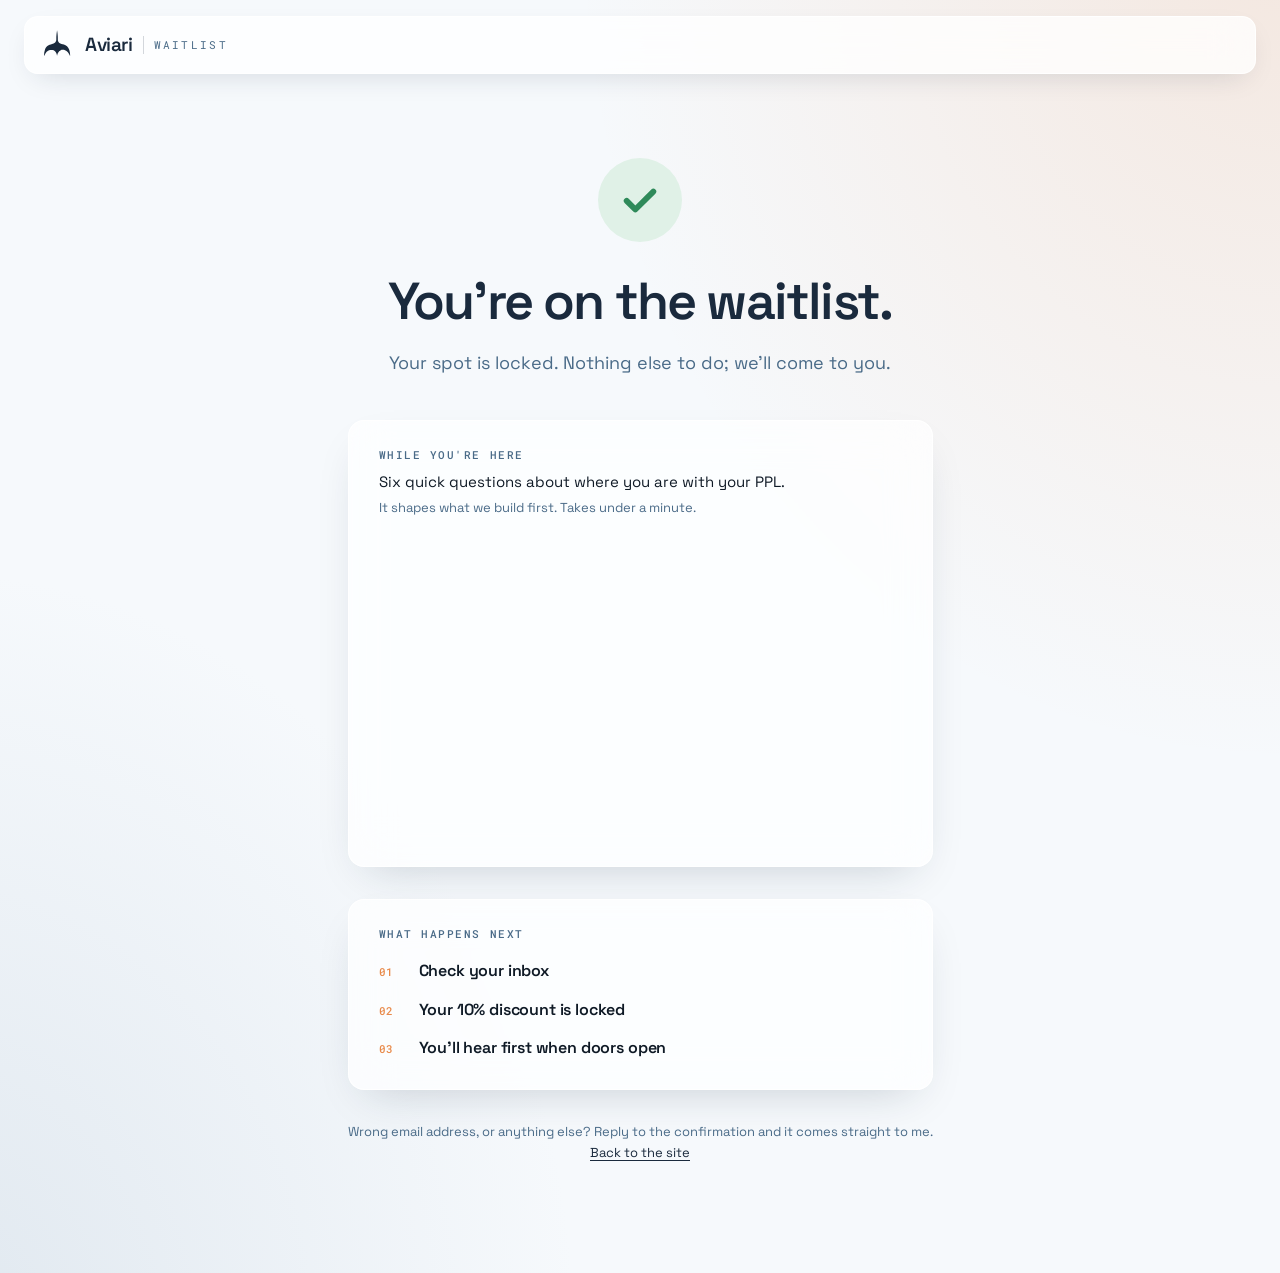
<file: waitlist/confirmed.html>
<!doctype html>
<html lang="en-GB">
<head>
<meta charset="utf-8"/>
<meta name="viewport" content="width=device-width,initial-scale=1"/>
<title>You're on the waitlist · Aviari</title>
<meta name="description" content="Your Aviari waitlist spot is locked. Check your inbox for confirmation."/>
<meta name="robots" content="noindex"/>
<link rel="preconnect" href="https://fonts.googleapis.com"/>
<link rel="preconnect" href="https://fonts.gstatic.com" crossorigin/>
<link href="https://fonts.googleapis.com/css2?family=Space+Grotesk:wght@400;500;600;700&family=Roboto+Mono:wght@400;500;700&display=swap" rel="stylesheet"/>
<link rel="icon" href="/favicon.svg?v=2" type="image/svg+xml"/>
<link rel="icon" href="/favicon-32.png?v=2" type="image/png" sizes="32x32"/>
<link rel="icon" href="/favicon.ico?v=2" sizes="any"/>
<link rel="apple-touch-icon" href="/apple-touch-icon.png?v=2"/>
<link rel="stylesheet" href="landing.css"/>
<style>
  html, body { overflow-x: hidden; max-width: 100%; }

  /* Full-height stage so the confirmation sits centred on any screen. */
  .done-w {
    position: relative;
    margin: -76px 0 0;
    background: var(--paper);
    color: var(--ink);
    overflow: hidden;
    min-height: 100vh;
    display: grid;
    align-items: center;
  }
  /* Same two-corner glow as the hero, so this reads as the same site. */
  .done-w::before {
    content:''; position: absolute; inset: 0;
    background: radial-gradient(ellipse 55% 65% at 100% -5%, rgba(232,138,74,0.16), transparent 100%);
    pointer-events: none;
  }
  .done-w::after {
    content:''; position: absolute; inset: 0;
    background: radial-gradient(ellipse 50% 60% at -5% 105%, rgba(197,211,224,0.45), transparent 100%);
    pointer-events: none;
  }
  .done-w .wrap {
    position: relative; z-index: 1;
    padding: 160px 24px 96px;
    max-width: 720px; margin: 0 auto;
    text-align: center;
  }

  /* The tick. Draws itself on load — the movement is what signals "something
     happened" before anyone has read a word. */
  .done-mark {
    width: 84px; height: 84px; margin: 0 auto 32px;
    border-radius: 50%;
    background: var(--success-bg);
    display: grid; place-items: center;
    animation: pop 520ms cubic-bezier(.22,.61,.36,1) both;
  }
  .done-mark svg { width: 40px; height: 40px; }
  .done-mark path {
    stroke: var(--success); stroke-width: 3.5;
    stroke-linecap: round; stroke-linejoin: round; fill: none;
    stroke-dasharray: 32; stroke-dashoffset: 32;
    animation: draw 420ms cubic-bezier(.22,.61,.36,1) 260ms forwards;
  }
  @keyframes pop  { from { transform: scale(0.7); opacity: 0 } to { transform: scale(1); opacity: 1 } }
  @keyframes draw { to { stroke-dashoffset: 0 } }
  @keyframes rise { from { transform: translateY(12px); opacity: 0 } to { transform: translateY(0); opacity: 1 } }

  .done-w h1 {
    font-family: var(--f-display);
    /* Capped so "You're on the waitlist." stays on one line inside the 720px
       column. It still wraps on narrow phones, which is correct — forcing one
       line there would shrink it to nothing. */
    font-size: clamp(34px, 5.6vw, 52px);
    line-height: 1.05; letter-spacing: -0.035em;
    margin: 0 0 20px; color: var(--deep);
    text-wrap: balance;
    animation: rise 520ms cubic-bezier(.22,.61,.36,1) 120ms both;
  }
  .done-lead {
    font-size: 18px; line-height: 1.55; color: var(--dusty);
    margin: 0 auto 44px; max-width: 540px; text-wrap: balance;
    animation: rise 520ms cubic-bezier(.22,.61,.36,1) 200ms both;
  }

  /* What happens next — three plain facts, no filler. */
  .done-next {
    text-align: left;
    background: rgba(255,255,255,0.72);
    -webkit-backdrop-filter: blur(20px) saturate(140%);
    backdrop-filter: blur(20px) saturate(140%);
    border: 1px solid rgba(255,255,255,0.9);
    box-shadow: 0 18px 44px -20px rgba(20,40,60,0.22);
    border-radius: 16px;
    padding: 28px 30px;
    margin: 0 0 32px;
    animation: rise 520ms cubic-bezier(.22,.61,.36,1) 340ms both;
  }
  .done-next h2 {
    font-family: var(--f-mono); font-weight: 500;
    font-size: 11px; letter-spacing: 0.14em; text-transform: uppercase;
    color: var(--dusty); margin: 0 0 20px;
  }
  /* Headers only, so the rhythm is tighter than it was with descriptions. */
  .done-next ul { list-style: none; margin: 0; padding: 0; display: grid; gap: 14px; }
  .done-next li { display: grid; grid-template-columns: 26px 1fr; gap: 14px; align-items: baseline; }
  .done-next .n {
    font-family: var(--f-mono); font-size: 11px; font-weight: 500;
    color: var(--flare);
  }
  .done-next strong {
    display: block; font-weight: 600; font-size: 16px;
    color: var(--ink); letter-spacing: -0.01em;
  }

  /* The survey. Same card treatment as "what happens next" so it reads as part
     of the page rather than a bolted-on third-party form. */
  .done-survey {
    text-align: left;
    background: rgba(255,255,255,0.72);
    -webkit-backdrop-filter: blur(20px) saturate(140%);
    backdrop-filter: blur(20px) saturate(140%);
    border: 1px solid rgba(255,255,255,0.9);
    box-shadow: 0 18px 44px -20px rgba(20,40,60,0.22);
    border-radius: 16px;
    padding: 28px 30px 20px;
    margin: 0 0 32px;
    animation: rise 520ms cubic-bezier(.22,.61,.36,1) 280ms both;
  }
  .done-survey h2 {
    font-family: var(--f-mono); font-weight: 500;
    font-size: 11px; letter-spacing: 0.14em; text-transform: uppercase;
    color: var(--dusty); margin: 0 0 10px;
  }
  .done-survey p {
    font-size: 15px; line-height: 1.55; color: var(--ink);
    margin: 0 0 4px;
  }
  .done-survey .survey-sub {
    font-size: 13px; color: var(--dusty); margin: 0 0 8px;
  }
  /* dynamicHeight=1 makes Tally post its height up, so the iframe grows with
     the form and never gets its own scrollbar. */
  .done-survey iframe {
    width: 100%; border: 0; display: block; min-height: 320px;
  }

  .done-foot {
    font-size: 13px; color: var(--dusty); line-height: 1.6;
    animation: rise 520ms cubic-bezier(.22,.61,.36,1) 360ms both;
  }
  .done-foot a { color: var(--deep); text-decoration: underline; text-underline-offset: 3px; }

  @media (max-width: 640px) {
    .done-w .wrap { padding: 130px 20px 72px; }
    .done-next { padding: 24px 22px; }
  }
  /* Respect reduced-motion: show the end state, skip the movement. */
  @media (prefers-reduced-motion: reduce) {
    .done-mark, .done-w h1, .done-lead, .done-next, .done-foot { animation: none }
    .done-mark path { stroke-dashoffset: 0; animation: none }
  }
</style>
</head>
<body>

<!-- Same slim nav as the landing page. Logo returns to the top of the site. -->
<div class="nav">
  <div class="nav-inner">
    <a href="index.html" class="nav-brand">
      <span class="nav-mark" aria-hidden="true">
        <svg viewBox="0 0 414 410" width="36" height="36" fill="currentColor" aria-label="Aviari">
          <path d="M207.535 38.9175C208.463 39.7732 209.266 46.444 209.569 48.0867C212.259 61.7795 213.571 75.5782 214.853 89.4327C216.221 104.228 216.942 118.601 216.672 133.472C216.519 141.852 216.263 149.591 218.584 157.727C223.945 176.516 241.279 187.269 258.925 192.773C267.965 195.641 276.975 196.637 285.935 199.656C298.815 203.88 311.842 209.585 322.267 218.501C347.567 241.469 355.37 280.85 357.64 313.522C358.048 319.395 357.438 325.41 357.82 331.407C356.353 329.43 351.57 320.127 350.015 317.287C337.64 294.685 324.885 274.202 299.253 265.237C282.93 259.595 261.673 259.13 246.069 266.908C225.495 277.16 213.693 299.355 209.52 321.147C209.051 323.597 208.725 327.03 207.876 329.295C207.722 329.132 207.568 328.97 207.415 328.807C204.338 304.052 192.297 278.135 168.945 266.647C153.231 258.915 131.99 259.883 115.712 265.48C93.9575 272.96 79.759 291.282 69.2673 310.87C65.4988 317.905 61.4675 324.527 58.021 331.785C57.6325 327.825 57.7918 323.035 57.9335 319.03C58.6638 298.412 61.7378 275.225 69.2315 255.96C78.2088 232.883 88.1363 218.581 110.283 207.405C118.234 203.462 126.557 200.313 135.128 198.007C140.151 196.648 145.264 195.768 150.299 194.527C156.314 193.046 162.181 191.014 167.823 188.456C174.54 185.423 180.66 181.211 185.893 176.021C199.045 162.747 199.109 150.42 199.05 133.217C199.024 125.694 199.103 118.17 199.287 110.649C199.424 106.613 199.811 102.581 200.074 98.552C200.861 85.0895 202.276 71.6712 204.316 58.341L206.113 46.5802C206.406 44.6257 206.823 40.6117 207.535 38.9175Z"/>
        </svg>
      </span>
      <span class="nav-word">Aviari</span>
      <span class="nav-div" aria-hidden="true"></span>
      <span class="nav-tag">Waitlist</span>
    </a>
  </div>
</div>

<section class="done-w">
  <div class="wrap">

    <div class="done-mark">
      <svg viewBox="0 0 24 24" aria-hidden="true"><path d="M4 12.5l5.2 5.2L20 7"/></svg>
    </div>

    <h1>You're on the waitlist.</h1>

    <p class="done-lead">
      Your spot is locked. Nothing else to do; we'll come to you.
    </p>

    <div class="done-survey">
      <h2>While you're here</h2>
      <p>Six quick questions about where you are with your PPL.</p>
      <p class="survey-sub">It shapes what we build first. Takes under a minute.</p>
      <iframe
        data-tally-src="https://tally.so/embed/ja42VR?alignLeft=1&amp;hideTitle=1&amp;transparentBackground=1&amp;dynamicHeight=1"
        loading="lazy"
        title="A few questions about your PPL"></iframe>
    </div>

    <div class="done-next">
      <h2>What happens next</h2>
      <ul>
        <li>
          <span class="n">01</span>
          <div><strong>Check your inbox</strong></div>
        </li>
        <li>
          <span class="n">02</span>
          <div><strong>Your 10% discount is locked</strong></div>
        </li>
        <li>
          <span class="n">03</span>
          <div><strong>You'll hear first when doors open</strong></div>
        </li>
      </ul>
    </div>

    <p class="done-foot">
      Wrong email address, or anything else? Reply to the confirmation and it comes
      straight to me.<br/>
      <a href="index.html">Back to the site</a>
    </p>

  </div>
</section>

<script src="https://tally.so/widgets/embed.js"></script>
<script>
  // Prefill Tally's hidden email field from the ?email= we were sent here with,
  // so an answer can be tied back to a signup without asking for it twice.
  (function () {
    const frame = document.querySelector('.done-survey iframe');
    const email = new URLSearchParams(location.search).get('email');
    let src = frame.getAttribute('data-tally-src');
    if (email) src += '&email=' + encodeURIComponent(email);
    frame.setAttribute('data-tally-src', src);
    frame.src = src;
  })();
</script>

</body>
</html>
</file>
<file: winter/landing.css>
/* ============================================================
   Easy PPL · Landing design system
   Shared chrome: tokens, base, nav, buttons, sections, footer
   ============================================================ */

:root {
  --deep:   #1a2a3d;
  --dusty:  #4a6b88;
  --mist:   #c5d3e0;
  --haze:   #e4ecf3;
  --paper:  #f6f9fc;
  --line:   #d9e1ea;
  --flare:  #e88a4a;
  --flare-deep: #c7713a;
  --ink:    #0f1a26;
  --success: #2f8a5a;
  --success-bg: #e0f1e7;

  --f-display: 'Space Grotesk', sans-serif;
  --f-body:    'Space Grotesk', sans-serif;
  --f-mono:    'Roboto Mono', monospace;
}

* { box-sizing: border-box; }
html, body { margin: 0; padding: 0; }
body {
  font-family: var(--f-body);
  color: var(--ink);
  background: var(--paper);
  -webkit-font-smoothing: antialiased;
  font-size: 15px;
  line-height: 1.55;
}
img { max-width: 100%; display: block; }
a { color: inherit; text-decoration: none; }

/* ---------------- Layout primitives ---------------- */
.wrap { max-width: 1280px; margin: 0 auto; padding: 0 56px; }
.mono-label {
  font-family: var(--f-mono); font-size: 10px; letter-spacing: 0.22em;
  color: var(--dusty); text-transform: uppercase;
}
.sec-num {
  font-family: var(--f-mono); font-size: 11px; letter-spacing: 0.2em;
  color: var(--dusty); text-transform: uppercase;
  display: flex; align-items: center; gap: 10px;
}
.sec-num::before { content:''; width: 24px; height: 1px; background: var(--dusty); opacity: 0.5; }
.lead { font-size: 17px; color: var(--dusty); max-width: 540px; line-height: 1.55; margin: 0; }

h1 {
  font-family: var(--f-display); font-weight: 600;
  font-size: clamp(56px, 8vw, 96px); line-height: 0.92; letter-spacing: -0.04em;
  margin: 0; color: var(--deep);
}
h1 .accent { color: var(--flare); }
h2 {
  font-family: var(--f-display); font-weight: 600;
  font-size: 56px; line-height: 1; letter-spacing: -0.035em;
  margin: 0; color: var(--deep);
}
h2 .accent { color: var(--flare); }
h3 {
  font-family: var(--f-display); font-weight: 600;
  font-size: 22px; letter-spacing: -0.015em; line-height: 1.2;
  margin: 0 0 10px; color: var(--deep);
}

/* ---------------- Top nav ---------------- */
.nav {
  position: sticky; top: 16px; z-index: 50;
  margin: 16px auto 0; max-width: 1280px;
  padding: 0 24px;
}
.nav-inner {
  display: flex; align-items: center; gap: 24px;
  background: rgba(255,255,255,0.78);
  -webkit-backdrop-filter: blur(20px) saturate(140%);
  backdrop-filter: blur(20px) saturate(140%);
  border: 1px solid rgba(255,255,255,0.85);
  box-shadow: 0 10px 30px -12px rgba(20,40,60,0.18);
  border-radius: 14px;
  padding: 10px 14px;
}
.nav-inner.dark {
  background: rgba(14,22,34,0.55);
  border-color: rgba(255,255,255,0.12);
  color: white;
}
.nav-brand { display: flex; align-items: center; gap: 10px; flex-shrink: 0; }
.nav-mark {
  width: 36px; height: 36px; display: grid; place-items: center; flex-shrink: 0;
  color: var(--deep);
}
.nav-inner.dark .nav-mark { color: white; }
.nav-mark svg { display: block; }
.nav-word {
  font-family: var(--f-display); font-weight: 600; font-size: 19px;
  letter-spacing: -0.022em; color: var(--deep); white-space: nowrap;
}
.nav-inner.dark .nav-word { color: white; }
.nav-div {
  width: 1px; height: 18px;
  background: rgba(26,42,61,0.18);
  display: inline-block;
}
.nav-inner.dark .nav-div { background: rgba(255,255,255,0.25); }
.nav-tag {
  font-family: var(--f-mono); font-size: 10.5px; letter-spacing: 0.22em;
  color: var(--dusty); text-transform: uppercase; white-space: nowrap;
}
.nav-inner.dark .nav-tag { color: rgba(255,255,255,0.75); }
.nav-links { display: flex; gap: 6px; margin-left: auto; }
.nav-links a {
  font-size: 13px; padding: 8px 12px; border-radius: 999px;
  color: var(--deep);
}
.nav-inner.dark .nav-links a { color: rgba(255,255,255,0.85); }
.nav-links a:hover { background: rgba(26,42,61,0.06); }
.nav-inner.dark .nav-links a:hover { background: rgba(255,255,255,0.1); }
.nav-links a.on { background: rgba(26,42,61,0.06); font-weight: 600; }
.nav-inner.dark .nav-links a.on { background: rgba(255,255,255,0.12); color: white; }
.nav-cta {
  font-family: var(--f-display); font-weight: 500; font-size: 13px;
  background: var(--deep); color: white; padding: 9px 14px 9px 16px;
  border-radius: 999px; display: inline-flex; align-items: center; gap: 8px;
  border: 0; cursor: pointer; text-decoration: none;
}
.nav-inner.dark .nav-cta { background: white; color: var(--deep); }
.nav-cta .arr { width: 18px; height: 18px; border-radius: 50%; background: var(--flare); display: grid; place-items: center; }
.nav-cta .arr svg { display: block; }

/* ---------------- Buttons ---------------- */
.btn {
  font-family: var(--f-display); font-weight: 500; font-size: 14px;
  padding: 14px 18px 14px 20px; border-radius: 12px; border: 0; cursor: pointer;
  display: inline-flex; align-items: center; gap: 12px; line-height: 1;
  text-decoration: none;
  transition: transform 160ms cubic-bezier(.22,.61,.36,1), background 160ms;
}
.btn:hover { transform: translateY(-1px); }
.btn .arr {
  width: 22px; height: 22px; border-radius: 50%; background: var(--flare);
  display: grid; place-items: center;
}
.btn-primary { background: var(--deep); color: white; }
.btn-primary:hover { background: var(--ink); }
.btn-flare { background: var(--flare); color: white; }
.btn-flare:hover { background: var(--flare-deep); }
.btn-flare .arr { background: white; }
.btn-flare .arr svg { stroke: var(--flare); }
.btn-ghost { background: transparent; color: var(--deep); border: 1px solid var(--line); }
.btn-ghost:hover { background: var(--haze); border-color: var(--mist); }
.btn-ghost-light { background: rgba(255,255,255,0.12); color: white; border: 1px solid rgba(255,255,255,0.3); }
.btn-ghost-light:hover { background: rgba(255,255,255,0.18); }
.btn-light { background: white; color: var(--deep); }
.btn-light:hover { background: var(--haze); }
.btn-sm { padding: 10px 14px; font-size: 13px; }
.btn-lg { padding: 16px 22px; font-size: 15px; }

/* ---------------- Section base ---------------- */
section.s { padding: 120px 0; border-top: 1px solid var(--line); }
section.s:first-of-type { border-top: 0; }
section.s.haze { background: var(--haze); }
.s-head { display: grid; grid-template-columns: 1fr 1.4fr; gap: 32px; align-items: end; margin-bottom: 56px; }
.s-head h2 { margin-top: 14px; }
.s-head .right { display: flex; flex-direction: column; gap: 12px; align-items: flex-start; }

/* ---------------- Page header (inner pages) ---------------- */
.pagehead {
  position: relative;
  margin: -76px 0 0;
  padding: 160px 0 80px;
  background: linear-gradient(180deg, var(--haze) 0%, var(--mist) 100%);
  overflow: hidden;
}
.pagehead::before {
  content:''; position: absolute; left: -10%; top: 30%;
  width: 60%; height: 50%; background: white; opacity: 0.5; filter: blur(80px);
}
.pagehead .wrap { position: relative; z-index: 1; }
.pagehead h1 {
  font-size: clamp(56px, 8vw, 104px);
  margin: 28px 0 0;
  text-wrap: balance;
}
.pagehead p.lead {
  margin-top: 22px; font-size: 18px; max-width: 620px;
}
.pagehead .ctas { display: flex; gap: 12px; margin-top: 32px; flex-wrap: wrap; }

/* ---------------- Generic card ---------------- */
.card {
  background: white; border: 1px solid var(--line); border-radius: 16px;
  padding: 28px 26px; display: flex; flex-direction: column; gap: 12px;
  text-decoration: none; color: inherit;
  transition: transform 220ms cubic-bezier(.2,.8,.2,1), box-shadow 220ms cubic-bezier(.2,.8,.2,1), border-color 220ms;
}
.card:hover { transform: translateY(-2px); box-shadow: 0 20px 40px -20px rgba(20,40,60,0.18); }
.card .ix, .card .subj {
  font-family: var(--f-mono); font-size: 10px; letter-spacing: 0.22em;
  color: var(--flare-deep); text-transform: uppercase;
}
.card h3 { font-size: 22px; letter-spacing: -0.02em; margin: 4px 0 0; }
.card p, .card .desc { color: var(--dusty); font-size: 14px; line-height: 1.55; margin: 0; flex: 1; }
.card .foot {
  display: flex; justify-content: space-between; align-items: center;
  padding-top: 14px; border-top: 1px solid var(--line); margin-top: 14px;
}
.card .price, .card .price-tag {
  font-family: var(--f-display); font-weight: 600; font-size: 18px; color: var(--deep); letter-spacing: -0.01em;
}
.card .meta {
  font-family: var(--f-mono); font-size: 10px; letter-spacing: 0.18em; color: var(--dusty); text-transform: uppercase;
}
.card .link {
  font-family: var(--f-display); font-weight: 500; font-size: 13px; color: var(--flare-deep);
}
.card .link:hover { color: var(--deep); }

/* ---------------- Grids ---------------- */
.grid-2 { display: grid; grid-template-columns: repeat(2, 1fr); gap: 18px; }
.grid-3 { display: grid; grid-template-columns: repeat(3, 1fr); gap: 18px; }
.grid-4 { display: grid; grid-template-columns: repeat(4, 1fr); gap: 16px; }

/* ---------------- Final CTA band ---------------- */
.cta-final {
  position: relative;
  margin: 0; padding: 140px 0; overflow: hidden;
  background: linear-gradient(180deg, var(--haze) 0%, var(--mist) 100%);
  text-align: center;
}
.cta-final::before { content:''; position: absolute; inset: -10%; background: radial-gradient(ellipse at 50% 100%, rgba(232,138,74,0.18), transparent 60%); }
.cta-final h2 { position: relative; font-size: clamp(56px, 8vw, 112px); letter-spacing: -0.04em; line-height: 0.92; }
.cta-final p { position: relative; max-width: 540px; margin: 24px auto 0; color: var(--dusty); font-size: 17px; line-height: 1.55; }
.cta-final .ctas { position: relative; display: flex; justify-content: center; gap: 12px; margin-top: 36px; flex-wrap: wrap; }

/* ---------------- Footer ---------------- */
footer.foot {
  background: var(--deep); color: var(--mist); padding: 64px 0 36px;
  font-size: 13px;
}
footer.foot .grid {
  display: grid; grid-template-columns: 1.4fr 1fr 1fr 1fr 1fr; gap: 32px;
  padding-bottom: 48px; border-bottom: 1px solid rgba(255,255,255,0.1);
}
footer.foot .col h4 { font-family: var(--f-mono); font-size: 10px; letter-spacing: 0.22em; color: var(--mist); text-transform: uppercase; margin: 0 0 18px; font-weight: 500; }
footer.foot .col a { display: block; color: rgba(255,255,255,0.85); padding: 6px 0; }
footer.foot .col a:hover { color: var(--flare); }
footer.foot .brand-col p { color: var(--mist); margin: 16px 0 0; max-width: 280px; }
footer.foot .legal {
  padding-top: 28px; display: flex; justify-content: space-between; gap: 16px;
  font-family: var(--f-mono); font-size: 10px; letter-spacing: 0.2em; color: var(--mist); text-transform: uppercase;
  flex-wrap: wrap;
}

/* ---------------- Responsive ---------------- */
@media (max-width: 980px) {
  .wrap { padding: 0 28px; }
  .s-head { grid-template-columns: 1fr; }
  .nav-links { display: none; }
  .grid-3, .grid-4 { grid-template-columns: 1fr 1fr; }
  footer.foot .grid { grid-template-columns: 1fr 1fr; }
  section.s { padding: 80px 0; }
  .pagehead { padding: 130px 0 60px; }
}
@media (max-width: 600px) {
  .grid-3, .grid-4, .grid-2 { grid-template-columns: 1fr; }
  h2 { font-size: 40px; }
}
</file>
<file: waitlist/landing.css>
/* ============================================================
   Easy PPL · Landing design system
   Shared chrome: tokens, base, nav, buttons, sections, footer
   ============================================================ */

:root {
  --deep:   #1a2a3d;
  --dusty:  #4a6b88;
  --mist:   #c5d3e0;
  --haze:   #e4ecf3;
  --paper:  #f6f9fc;
  --line:   #d9e1ea;
  --flare:  #e88a4a;
  --flare-deep: #c7713a;
  --ink:    #0f1a26;
  --success: #2f8a5a;
  --success-bg: #e0f1e7;

  --f-display: 'Space Grotesk', sans-serif;
  --f-body:    'Space Grotesk', sans-serif;
  --f-mono:    'Roboto Mono', monospace;
}

* { box-sizing: border-box; }
html, body { margin: 0; padding: 0; }
body {
  font-family: var(--f-body);
  color: var(--ink);
  background: var(--paper);
  -webkit-font-smoothing: antialiased;
  font-size: 15px;
  line-height: 1.55;
}
img { max-width: 100%; display: block; }
a { color: inherit; text-decoration: none; }

/* ---------------- Layout primitives ---------------- */
.wrap { max-width: 1280px; margin: 0 auto; padding: 0 56px; }
.mono-label {
  font-family: var(--f-mono); font-size: 10px; letter-spacing: 0.22em;
  color: var(--dusty); text-transform: uppercase;
}
.sec-num {
  font-family: var(--f-mono); font-size: 11px; letter-spacing: 0.2em;
  color: var(--dusty); text-transform: uppercase;
  display: flex; align-items: center; gap: 10px;
}
.sec-num::before { content:''; width: 24px; height: 1px; background: var(--dusty); opacity: 0.5; }
.lead { font-size: 17px; color: var(--dusty); max-width: 540px; line-height: 1.55; margin: 0; }

h1 {
  font-family: var(--f-display); font-weight: 600;
  font-size: clamp(56px, 8vw, 96px); line-height: 0.92; letter-spacing: -0.04em;
  margin: 0; color: var(--deep);
}
h1 .accent { color: var(--flare); }
h2 {
  font-family: var(--f-display); font-weight: 600;
  font-size: 56px; line-height: 1; letter-spacing: -0.035em;
  margin: 0; color: var(--deep);
}
h2 .accent { color: var(--flare); }
h3 {
  font-family: var(--f-display); font-weight: 600;
  font-size: 22px; letter-spacing: -0.015em; line-height: 1.2;
  margin: 0 0 10px; color: var(--deep);
}

/* ---------------- Top nav ---------------- */
.nav {
  position: sticky; top: 16px; z-index: 50;
  margin: 16px auto 0; max-width: 1280px;
  padding: 0 24px;
}
.nav-inner {
  display: flex; align-items: center; gap: 24px;
  background: rgba(255,255,255,0.78);
  -webkit-backdrop-filter: blur(20px) saturate(140%);
  backdrop-filter: blur(20px) saturate(140%);
  border: 1px solid rgba(255,255,255,0.85);
  box-shadow: 0 10px 30px -12px rgba(20,40,60,0.18);
  border-radius: 14px;
  padding: 10px 14px;
}
.nav-inner.dark {
  background: rgba(14,22,34,0.55);
  border-color: rgba(255,255,255,0.12);
  color: white;
}
.nav-brand { display: flex; align-items: center; gap: 10px; flex-shrink: 0; }
.nav-mark {
  width: 36px; height: 36px; display: grid; place-items: center; flex-shrink: 0;
  color: var(--deep);
}
.nav-inner.dark .nav-mark { color: white; }
.nav-mark svg { display: block; }
.nav-word {
  font-family: var(--f-display); font-weight: 600; font-size: 19px;
  letter-spacing: -0.022em; color: var(--deep); white-space: nowrap;
}
.nav-inner.dark .nav-word { color: white; }
.nav-div {
  width: 1px; height: 18px;
  background: rgba(26,42,61,0.18);
  display: inline-block;
}
.nav-inner.dark .nav-div { background: rgba(255,255,255,0.25); }
.nav-tag {
  font-family: var(--f-mono); font-size: 10.5px; letter-spacing: 0.22em;
  color: var(--dusty); text-transform: uppercase; white-space: nowrap;
}
.nav-inner.dark .nav-tag { color: rgba(255,255,255,0.75); }
.nav-links { display: flex; gap: 6px; margin-left: auto; }
.nav-links a {
  font-size: 13px; padding: 8px 12px; border-radius: 999px;
  color: var(--deep);
}
.nav-inner.dark .nav-links a { color: rgba(255,255,255,0.85); }
.nav-links a:hover { background: rgba(26,42,61,0.06); }
.nav-inner.dark .nav-links a:hover { background: rgba(255,255,255,0.1); }
.nav-links a.on { background: rgba(26,42,61,0.06); font-weight: 600; }
.nav-inner.dark .nav-links a.on { background: rgba(255,255,255,0.12); color: white; }
.nav-cta {
  font-family: var(--f-display); font-weight: 500; font-size: 13px;
  background: var(--deep); color: white; padding: 9px 14px 9px 16px;
  border-radius: 999px; display: inline-flex; align-items: center; gap: 8px;
  border: 0; cursor: pointer; text-decoration: none;
}
.nav-inner.dark .nav-cta { background: white; color: var(--deep); }
.nav-cta .arr { width: 18px; height: 18px; border-radius: 50%; background: var(--flare); display: grid; place-items: center; }
.nav-cta .arr svg { display: block; }

/* ---------------- Buttons ---------------- */
.btn {
  font-family: var(--f-display); font-weight: 500; font-size: 14px;
  padding: 14px 18px 14px 20px; border-radius: 12px; border: 0; cursor: pointer;
  display: inline-flex; align-items: center; gap: 12px; line-height: 1;
  text-decoration: none;
  transition: transform 160ms cubic-bezier(.22,.61,.36,1), background 160ms;
}
.btn:hover { transform: translateY(-1px); }
.btn .arr {
  width: 22px; height: 22px; border-radius: 50%; background: var(--flare);
  display: grid; place-items: center;
}
.btn-primary { background: var(--deep); color: white; }
.btn-primary:hover { background: var(--ink); }
.btn-flare { background: var(--flare); color: white; }
.btn-flare:hover { background: var(--flare-deep); }
.btn-flare .arr { background: white; }
.btn-flare .arr svg { stroke: var(--flare); }
.btn-ghost { background: transparent; color: var(--deep); border: 1px solid var(--line); }
.btn-ghost:hover { background: var(--haze); border-color: var(--mist); }
.btn-ghost-light { background: rgba(255,255,255,0.12); color: white; border: 1px solid rgba(255,255,255,0.3); }
.btn-ghost-light:hover { background: rgba(255,255,255,0.18); }
.btn-light { background: white; color: var(--deep); }
.btn-light:hover { background: var(--haze); }
.btn-sm { padding: 10px 14px; font-size: 13px; }
.btn-lg { padding: 16px 22px; font-size: 15px; }

/* ---------------- Section base ---------------- */
section.s { padding: 120px 0; border-top: 1px solid var(--line); }
section.s:first-of-type { border-top: 0; }
section.s.haze { background: var(--haze); }
.s-head { display: grid; grid-template-columns: 1fr 1.4fr; gap: 32px; align-items: end; margin-bottom: 56px; }
.s-head h2 { margin-top: 14px; }
.s-head .right { display: flex; flex-direction: column; gap: 12px; align-items: flex-start; }

/* ---------------- Page header (inner pages) ---------------- */
.pagehead {
  position: relative;
  margin: -76px 0 0;
  padding: 160px 0 80px;
  background: linear-gradient(180deg, var(--haze) 0%, var(--mist) 100%);
  overflow: hidden;
}
.pagehead::before {
  content:''; position: absolute; left: -10%; top: 30%;
  width: 60%; height: 50%; background: white; opacity: 0.5; filter: blur(80px);
}
.pagehead .wrap { position: relative; z-index: 1; }
.pagehead h1 {
  font-size: clamp(56px, 8vw, 104px);
  margin: 28px 0 0;
  text-wrap: balance;
}
.pagehead p.lead {
  margin-top: 22px; font-size: 18px; max-width: 620px;
}
.pagehead .ctas { display: flex; gap: 12px; margin-top: 32px; flex-wrap: wrap; }

/* ---------------- Generic card ---------------- */
.card {
  background: white; border: 1px solid var(--line); border-radius: 16px;
  padding: 28px 26px; display: flex; flex-direction: column; gap: 12px;
  text-decoration: none; color: inherit;
  transition: transform 220ms cubic-bezier(.2,.8,.2,1), box-shadow 220ms cubic-bezier(.2,.8,.2,1), border-color 220ms;
}
.card:hover { transform: translateY(-2px); box-shadow: 0 20px 40px -20px rgba(20,40,60,0.18); }
.card .ix, .card .subj {
  font-family: var(--f-mono); font-size: 10px; letter-spacing: 0.22em;
  color: var(--flare-deep); text-transform: uppercase;
}
.card h3 { font-size: 22px; letter-spacing: -0.02em; margin: 4px 0 0; }
.card p, .card .desc { color: var(--dusty); font-size: 14px; line-height: 1.55; margin: 0; flex: 1; }
.card .foot {
  display: flex; justify-content: space-between; align-items: center;
  padding-top: 14px; border-top: 1px solid var(--line); margin-top: 14px;
}
.card .price, .card .price-tag {
  font-family: var(--f-display); font-weight: 600; font-size: 18px; color: var(--deep); letter-spacing: -0.01em;
}
.card .meta {
  font-family: var(--f-mono); font-size: 10px; letter-spacing: 0.18em; color: var(--dusty); text-transform: uppercase;
}
.card .link {
  font-family: var(--f-display); font-weight: 500; font-size: 13px; color: var(--flare-deep);
}
.card .link:hover { color: var(--deep); }

/* ---------------- Grids ---------------- */
.grid-2 { display: grid; grid-template-columns: repeat(2, 1fr); gap: 18px; }
.grid-3 { display: grid; grid-template-columns: repeat(3, 1fr); gap: 18px; }
.grid-4 { display: grid; grid-template-columns: repeat(4, 1fr); gap: 16px; }

/* ---------------- Final CTA band ---------------- */
.cta-final {
  position: relative;
  margin: 0; padding: 140px 0; overflow: hidden;
  background: linear-gradient(180deg, var(--haze) 0%, var(--mist) 100%);
  text-align: center;
}
.cta-final::before { content:''; position: absolute; inset: -10%; background: radial-gradient(ellipse at 50% 100%, rgba(232,138,74,0.18), transparent 60%); }
.cta-final h2 { position: relative; font-size: clamp(56px, 8vw, 112px); letter-spacing: -0.04em; line-height: 0.92; }
.cta-final p { position: relative; max-width: 540px; margin: 24px auto 0; color: var(--dusty); font-size: 17px; line-height: 1.55; }
.cta-final .ctas { position: relative; display: flex; justify-content: center; gap: 12px; margin-top: 36px; flex-wrap: wrap; }

/* ---------------- Footer ---------------- */
footer.foot {
  background: var(--deep); color: var(--mist); padding: 64px 0 36px;
  font-size: 13px;
}
footer.foot .grid {
  display: grid; grid-template-columns: 1.4fr 1fr 1fr 1fr 1fr; gap: 32px;
  padding-bottom: 48px; border-bottom: 1px solid rgba(255,255,255,0.1);
}
footer.foot .col h4 { font-family: var(--f-mono); font-size: 10px; letter-spacing: 0.22em; color: var(--mist); text-transform: uppercase; margin: 0 0 18px; font-weight: 500; }
footer.foot .col a { display: block; color: rgba(255,255,255,0.85); padding: 6px 0; }
footer.foot .col a:hover { color: var(--flare); }
footer.foot .brand-col p { color: var(--mist); margin: 16px 0 0; max-width: 280px; }
footer.foot .legal {
  padding-top: 28px; display: flex; justify-content: space-between; gap: 16px;
  font-family: var(--f-mono); font-size: 10px; letter-spacing: 0.2em; color: var(--mist); text-transform: uppercase;
  flex-wrap: wrap;
}

/* ---------------- Responsive ---------------- */
@media (max-width: 980px) {
  .wrap { padding: 0 28px; }
  .s-head { grid-template-columns: 1fr; }
  .nav-links { display: none; }
  .grid-3, .grid-4 { grid-template-columns: 1fr 1fr; }
  footer.foot .grid { grid-template-columns: 1fr 1fr; }
  section.s { padding: 80px 0; }
  .pagehead { padding: 130px 0 60px; }
}
@media (max-width: 600px) {
  .grid-3, .grid-4, .grid-2 { grid-template-columns: 1fr; }
  h2 { font-size: 40px; }
}
</file>
